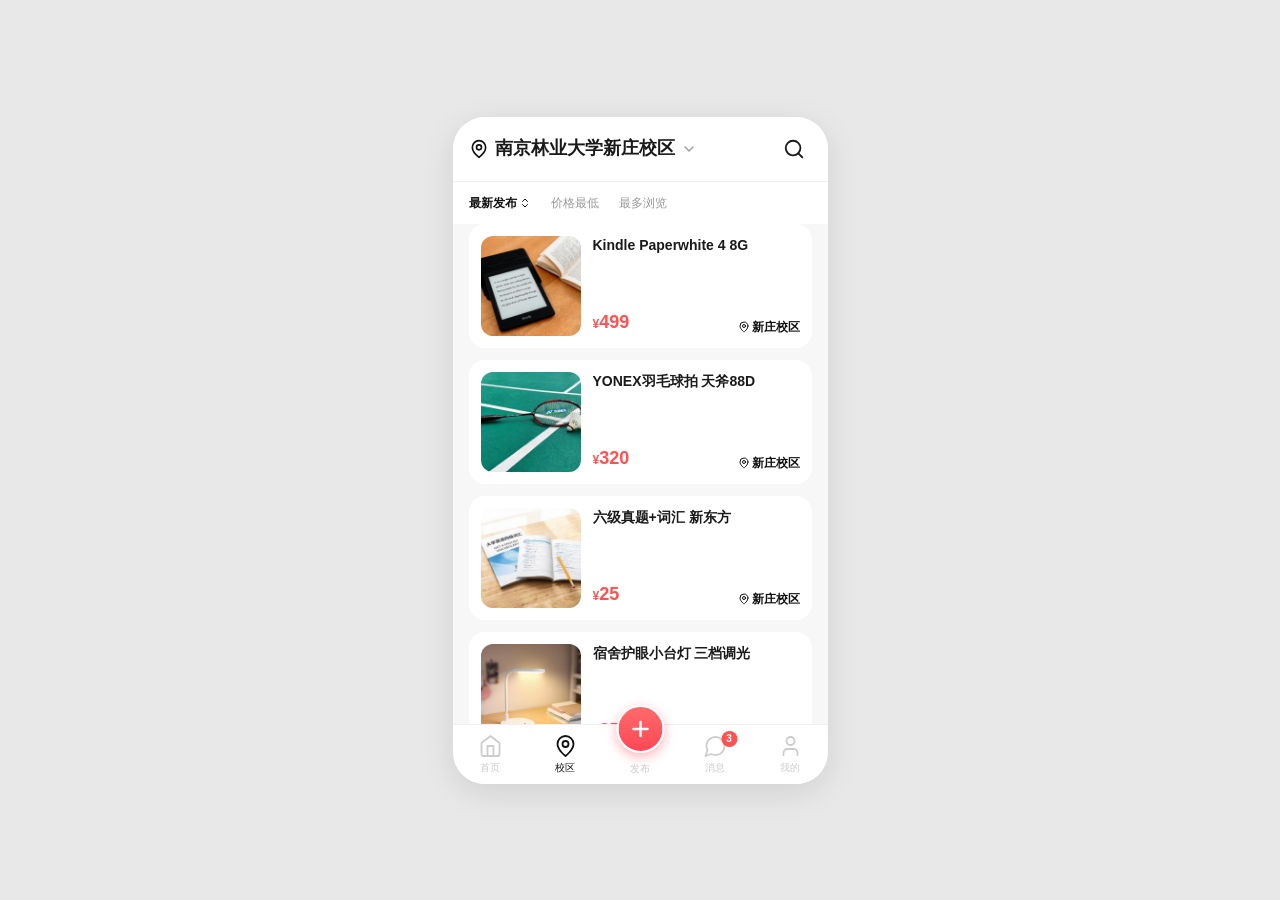
<file: campus.html>
<!DOCTYPE html>
<html lang="zh-CN">
<head>
  <meta charset="UTF-8">
  <meta name="viewport" content="width=device-width, initial-scale=1.0, maximum-scale=1.0, user-scalable=no">
  <title>校园集市 · 校区</title>
  <link rel="stylesheet" href="styles.css">
  <style>
    /* 顶部定位栏 */
    .campus-top {
      position: sticky;
      top: 0;
      z-index: 50;
      background: var(--surface);
      border-bottom: 1px solid var(--border);
      padding: 14px 16px;
    }
    .campus-loc-bar {
      display: flex;
      align-items: center;
      justify-content: space-between;
    }
    .campus-loc {
      display: flex;
      align-items: center;
      gap: 6px;
      font-size: 18px;
      font-weight: 700;
      color: var(--text);
    }
    .campus-loc svg { width: 20px; height: 20px; color: var(--primary); }
    .campus-loc .arrow { width: 16px; height: 16px; color: var(--text-sub); }
    .icon-btn {
      width: 36px; height: 36px;
      display: flex; align-items: center; justify-content: center;
      color: var(--text);
      flex-shrink: 0;
    }

    /* 排序栏 */
    .sort-bar {
      display: flex;
      gap: 20px;
      padding: 12px 16px;
      background: var(--surface);
    }
    .sort-item {
      font-size: 12px;
      color: var(--text-sub);
      cursor: pointer;
      transition: color 0.15s, font-weight 0.15s;
      display: flex;
      align-items: center;
      gap: 2px;
    }
    .sort-item svg { width: 12px; height: 12px; }
    .sort-item--active {
      color: var(--primary);
      font-weight: 700;
    }

    /* 商品列表 */
    .item-list {
      padding: 0 16px 16px;
      display: flex;
      flex-direction: column;
      gap: 12px;
    }
    .campus-item {
      display: flex;
      gap: 12px;
      background: var(--surface);
      border-radius: var(--radius-lg);
      padding: 12px;
      transition: transform 0.15s;
    }
    .campus-item:active { transform: scale(0.98); }
    .campus-item__img {
      width: 100px;
      height: 100px;
      border-radius: var(--radius-md);
      flex-shrink: 0;
      display: flex;
      align-items: center;
      justify-content: center;
      overflow: hidden;
    }
    .campus-item__img svg { width: 28px; height: 28px; opacity: 0.5; color: #FFF; }
    .campus-item__info {
      flex: 1;
      min-width: 0;
      display: flex;
      flex-direction: column;
      justify-content: space-between;
    }
    .campus-item__title {
      font-size: 14px;
      font-weight: 600;
      color: var(--text);
      line-height: 1.4;
      display: -webkit-box;
      -webkit-line-clamp: 2;
      -webkit-box-orient: vertical;
      overflow: hidden;
    }
    .campus-item__bottom {
      display: flex;
      align-items: flex-end;
      justify-content: space-between;
    }
    .campus-item__price {
      font-size: 18px;
      font-weight: 700;
      color: var(--accent);
    }
    .campus-item__price .unit { font-size: 12px; }
    .campus-item__meta {
      text-align: right;
    }
    .campus-item__area {
      font-size: 12px;
      color: var(--primary);
      font-weight: 600;
      display: flex;
      align-items: center;
      justify-content: flex-end;
      gap: 2px;
    }
    .campus-item__area svg { width: 12px; height: 12px; }
    .campus-item__loc {
      font-size: 11px;
      color: var(--text-tertiary);
      margin-top: 3px;
    }
  </style>
</head>
<body data-page="campus">
  <div class="phone-frame">

    <!-- 顶部定位栏 -->
    <div class="campus-top">
      <div class="campus-loc-bar">
        <div class="campus-loc" id="locText">
          <svg viewBox="0 0 24 24" fill="none" stroke="currentColor" stroke-width="2" stroke-linecap="round" stroke-linejoin="round"><path d="M20 10c0 6-8 12-8 12s-8-6-8-12a8 8 0 0 1 16 0Z"/><circle cx="12" cy="10" r="3"/></svg>
          <span>南京林业大学新庄校区</span>
          <svg class="arrow" viewBox="0 0 24 24" fill="none" stroke="currentColor" stroke-width="2" stroke-linecap="round" stroke-linejoin="round"><path d="m6 9 6 6 6-6"/></svg>
        </div>
        <div class="icon-btn" id="searchBtn">
          <svg viewBox="0 0 24 24" fill="none" stroke="currentColor" stroke-width="2" stroke-linecap="round" stroke-linejoin="round" width="22" height="22"><circle cx="11" cy="11" r="8"/><path d="m21 21-4.3-4.3"/></svg>
        </div>
      </div>
    </div>

    <!-- 排序栏 -->
    <div class="sort-bar">
      <div class="sort-item sort-item--active" data-sort="latest">
        最新发布
        <svg viewBox="0 0 24 24" fill="none" stroke="currentColor" stroke-width="2" stroke-linecap="round" stroke-linejoin="round"><path d="m7 15 5 5 5-5"/><path d="m7 9 5-5 5 5"/></svg>
      </div>
      <div class="sort-item" data-sort="price">价格最低</div>
      <div class="sort-item" data-sort="hot">最多浏览</div>
    </div>

    <!-- 商品列表 -->
    <main class="page-content page-enter">
      <div class="item-list" id="itemList"></div>
    </main>

    <!-- Tab Bar -->
    <nav class="tab-bar">
      <a href="index.html" data-nav="home" class="tab-item">
        <svg class="tab-icon" viewBox="0 0 24 24" fill="none" stroke="currentColor" stroke-width="1.8" stroke-linecap="round" stroke-linejoin="round"><path d="m3 9 9-7 9 7v11a2 2 0 0 1-2 2H5a2 2 0 0 1-2-2z"/><polyline points="9 22 9 12 15 12 15 22"/></svg>
        <span class="tab-label">首页</span>
      </a>
      <a href="campus.html" data-nav="campus" class="tab-item">
        <svg class="tab-icon" viewBox="0 0 24 24" fill="none" stroke="currentColor" stroke-width="1.8" stroke-linecap="round" stroke-linejoin="round"><path d="M20 10c0 6-8 12-8 12s-8-6-8-12a8 8 0 0 1 16 0Z"/><circle cx="12" cy="10" r="3"/></svg>
        <span class="tab-label">校区</span>
      </a>
      <a href="publish.html" data-nav="publish" class="tab-item tab-item--publish">
        <div class="tab-publish-btn">
          <svg viewBox="0 0 24 24" fill="none" stroke="#FFFFFF" stroke-width="2.5" stroke-linecap="round" stroke-linejoin="round"><path d="M12 5v14"/><path d="M5 12h14"/></svg>
        </div>
        <span class="tab-label">发布</span>
      </a>
      <a href="messages.html" data-nav="messages" class="tab-item">
        <svg class="tab-icon" viewBox="0 0 24 24" fill="none" stroke="currentColor" stroke-width="1.8" stroke-linecap="round" stroke-linejoin="round"><path d="M7.9 20A9 9 0 1 0 4 16.1L2 22Z"/></svg>
        <span class="tab-label">消息</span>
        <span class="tab-badge">3</span>
      </a>
      <a href="profile.html" data-nav="profile" class="tab-item">
        <svg class="tab-icon" viewBox="0 0 24 24" fill="none" stroke="currentColor" stroke-width="1.8" stroke-linecap="round" stroke-linejoin="round"><path d="M19 21v-2a4 4 0 0 0-4-4H9a4 4 0 0 0-4 4v2"/><circle cx="12" cy="7" r="4"/></svg>
        <span class="tab-label">我的</span>
      </a>
    </nav>
  </div>

  <script src="mock.js"></script>
  <script src="api.js"></script>
  <script>
    // 校区商品数据
    var campusItems = [
      { id: 1, title: 'iPad Air 5 64G WiFi版 深空灰', price: 2800, campus: '新庄校区', image: 'assets/images/item-02-ipad.jpg', gradClass: '', category: '数码', views: 342 },
      { id: 2, title: '高等数学同济第八版 几乎全新', price: 15, campus: '新庄校区', image: 'assets/images/item-01-math-book.jpg', gradClass: '', category: '教材', views: 128 },
      { id: 3, title: '罗技G304无线鼠标 黑色 95新', price: 139, campus: '新庄校区', image: 'assets/images/item-202-mouse.jpg', gradClass: '', category: '数码', views: 245 },
      { id: 4, title: '优衣库羽绒服 男款L码 穿过两次', price: 299, campus: '新庄校区', image: 'assets/images/item-08-jacket.jpg', gradClass: '', category: '服饰', views: 189 },
      { id: 5, title: '宿舍护眼小台灯 三档调光', price: 25, campus: '新庄校区', image: 'assets/images/item-04-lamp.jpg', gradClass: '', category: '生活', views: 98 },
      { id: 6, title: '六级真题+词汇 新东方', price: 25, campus: '新庄校区', image: 'assets/images/item-06-vocab.jpg', gradClass: '', category: '教材', views: 156 },
      { id: 7, title: 'YONEX羽毛球拍 天斧88D', price: 320, campus: '新庄校区', image: 'assets/images/item-05-racket.jpg', gradClass: '', category: '运动', views: 201 },
      { id: 8, title: 'Kindle Paperwhite 4 8G', price: 499, campus: '新庄校区', image: 'assets/images/item-09-kindle.jpg', gradClass: '', category: '数码', views: 312 },
    ];

    function esc(str) {
      return String(str).replace(/&/g, '&amp;').replace(/</g, '&lt;').replace(/>/g, '&gt;').replace(/"/g, '&quot;');
    }

    function getCategoryIcon(cat) {
      var icons = {
        '数码': '<svg viewBox="0 0 24 24" fill="none" stroke="currentColor" stroke-width="1.5" stroke-linecap="round" stroke-linejoin="round"><rect width="20" height="14" x="2" y="3" rx="2"/><path d="M8 21h8"/><path d="M12 17v4"/></svg>',
        '书籍': '<svg viewBox="0 0 24 24" fill="none" stroke="currentColor" stroke-width="1.5" stroke-linecap="round" stroke-linejoin="round"><path d="M4 19.5v-15A2.5 2.5 0 0 1 6.5 2H20v20H6.5a2.5 2.5 0 0 1 0-5H20"/></svg>',
        '服饰': '<svg viewBox="0 0 24 24" fill="none" stroke="currentColor" stroke-width="1.5" stroke-linecap="round" stroke-linejoin="round"><path d="M20.38 3.46 16 2a4 4 0 0 1-8 0L3.62 3.46a2 2 0 0 0-1.34 2.23l.58 3.47a1 1 0 0 0 .99.84H6v10c0 1.1.9 2 2 2h8a2 2 0 0 0 2-2V10h2.15a1 1 0 0 0 .99-.84l.58-3.47a2 2 0 0 0-1.34-2.23z"/></svg>',
        '生活用品': '<svg viewBox="0 0 24 24" fill="none" stroke="currentColor" stroke-width="1.5" stroke-linecap="round" stroke-linejoin="round"><path d="M3 9h18v10a2 2 0 0 1-2 2H5a2 2 0 0 1-2-2V9Z"/><path d="M3 9V5a2 2 0 0 1 2-2h14a2 2 0 0 1 2 2v4"/><path d="M3 9h18"/><path d="M10 22V9"/></svg>',
      };
      return icons[cat] || icons['数码'];
    }

    var currentSort = 'latest';

    function renderItems() {
      var list = document.getElementById('itemList');
      var items = campusItems.slice();

      // 排序
      if (currentSort === 'price') {
        items.sort(function(a, b) { return a.price - b.price; });
      } else if (currentSort === 'hot') {
        items.sort(function(a, b) { return b.views - a.views; });
      } else {
        items.sort(function(a, b) { return b.id - a.id; });
      }

      var html = '';
      for (var i = 0; i < items.length; i++) {
        var item = items[i];
        var imgStyle = item.image ? 'background-image:url(' + item.image + ');background-size:cover;background-position:center;' : '';
        html += '<a href="detail.html?id=' + item.id + '" class="campus-item">'
          + '<div class="campus-item__img ' + item.gradClass + '" style="' + imgStyle + '">'
          + (item.image ? '' : getCategoryIcon(item.category))
          + '</div>'
          + '<div class="campus-item__info">'
          + '<div class="campus-item__title">' + esc(item.title) + '</div>'
          + '<div class="campus-item__bottom">'
          + '<div class="campus-item__price"><span class="unit">¥</span>' + item.price + '</div>'
          + '<div class="campus-item__meta">'
          + '<div class="campus-item__area">'
          + '<svg viewBox="0 0 24 24" fill="none" stroke="currentColor" stroke-width="2" stroke-linecap="round" stroke-linejoin="round"><path d="M20 10c0 6-8 12-8 12s-8-6-8-12a8 8 0 0 1 16 0Z"/><circle cx="12" cy="10" r="3"/></svg>'
          + esc(item.campus)
          + '</div>'
          + '</div>'
          + '</div>'
          + '</div>'
          + '</a>';
      }
      list.innerHTML = html;
    }

    // 初始渲染
    renderItems();

    // 排序
    var sortItems = document.querySelectorAll('.sort-item');
    sortItems.forEach(function(item) {
      item.addEventListener('click', function() {
        sortItems.forEach(function(s) { s.classList.remove('sort-item--active'); });
        this.classList.add('sort-item--active');
        currentSort = this.getAttribute('data-sort');
        renderItems();
      });
    });
  </script>
</body>
</html>
</file>
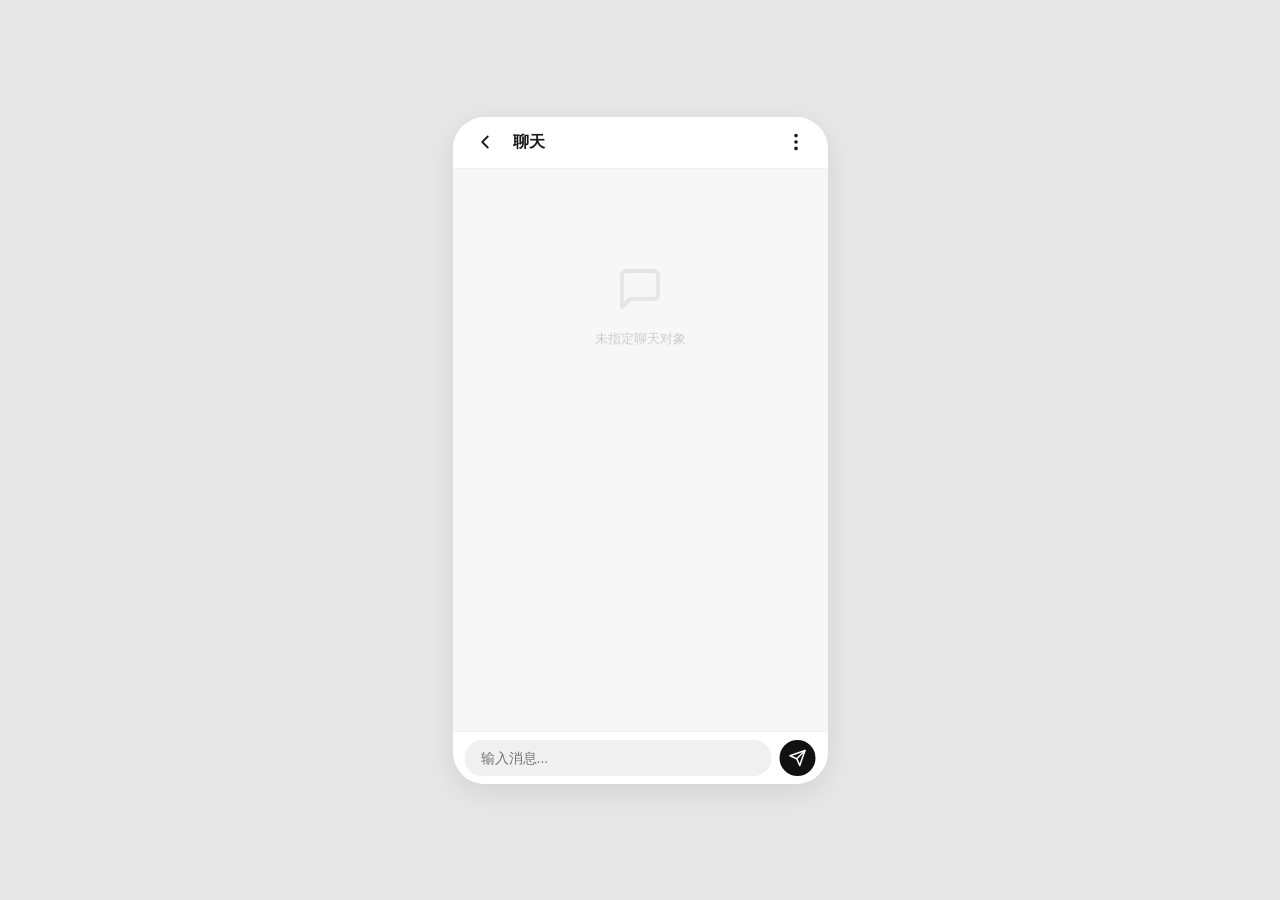
<file: chat.html>
<!DOCTYPE html>
<html lang="zh-CN">
<head>
  <meta charset="UTF-8">
  <meta name="viewport" content="width=device-width, initial-scale=1.0, maximum-scale=1.0, user-scalable=no, viewport-fit=cover">
  <title>聊天 - 校园二手交易平台</title>
  <link rel="stylesheet" href="styles.css">
  <style>
    /* ===== 聊天气泡及聊天组件样式（设计规范提供） ===== */
    .chat-messages { padding: 16px; display: flex; flex-direction: column; gap: 8px; }
    .chat-time { text-align: center; font-size: 11px; color: var(--text-tertiary); margin: 8px 0; }
    .chat-msg { display: flex; gap: 8px; align-items: flex-start; }
    .chat-msg--me { flex-direction: row-reverse; }
    .chat-bubble { max-width: 70%; padding: 10px 14px; border-radius: var(--radius-lg); font-size: 14px; line-height: 1.5; word-break: break-word; }
    .chat-msg:not(.chat-msg--me) .chat-bubble { background: var(--surface); color: var(--text); border-bottom-left-radius: 4px; box-shadow: var(--shadow-sm); }
    .chat-msg--me .chat-bubble { background: var(--primary); color: #FFF; border-bottom-right-radius: 4px; }
    .chat-item-card { display: flex; align-items: center; gap: 10px; padding: 10px 16px; background: var(--surface); border-bottom: 1px solid var(--border); }
    .chat-item-card__img { width: 48px; height: 48px; border-radius: var(--radius-md); display: flex; align-items: center; justify-content: center; flex-shrink: 0; }
    .chat-item-card__img svg { width: 24px; height: 24px; opacity: 0.5; color: #FFF; }
    .chat-input-bar { position: fixed; bottom: 0; left: 50%; transform: translateX(-50%); width: 100%; max-width: 375px; background: var(--surface); border-top: 1px solid var(--border); padding: 8px 12px; display: flex; gap: 8px; align-items: center; z-index: 100; padding-bottom: calc(8px + env(safe-area-inset-bottom, 0px)); }
    .chat-input-bar input { flex: 1; height: 36px; background: #F0F0F0; border-radius: var(--radius-full); padding: 0 16px; font-size: 14px; }
    .chat-send-btn { width: 36px; height: 36px; border-radius: var(--radius-full); background: var(--primary); color: #FFF; display: flex; align-items: center; justify-content: center; flex-shrink: 0; cursor: pointer; transition: transform 0.15s; }
    .chat-send-btn:active { transform: scale(0.92); }
    .chat-send-btn:disabled { opacity: 0.4; }

    /* ===== 页面布局覆盖 ===== */
    /* 消息区域占据剩余高度并可滚动，底部留出输入栏空间 */
    .chat-messages {
      flex: 1;
      overflow-y: auto;
      -webkit-overflow-scrolling: touch;
      padding-bottom: 64px;
    }
    /* 桌面端：输入栏相对于手机框架定位 */
    @media (min-width: 376px) {
      .chat-input-bar { position: absolute; }
    }
    /* 时间戳字号修正为 12px */
    .chat-time { font-size: 12px; }

    /* ===== 商品信息卡片补充样式 ===== */
    .chat-item-card__img { width: 60px; height: 60px; }
    .chat-item-card__img svg { width: 28px; height: 28px; }
    .chat-item-card__body { flex: 1; min-width: 0; }
    .chat-item-card__title {
      font-size: 14px;
      color: var(--text);
      line-height: 1.4;
      margin-bottom: 4px;
    }
    .chat-item-card__price {
      font-size: 15px;
      font-weight: 700;
      color: var(--accent);
    }
    .chat-item-card__price .price-symbol { font-size: 11px; }
    .chat-item-card__link {
      font-size: 13px;
      color: var(--text-sub);
      flex-shrink: 0;
      padding: 6px 14px;
      border: 1px solid var(--border);
      border-radius: var(--radius-full);
      transition: background 0.15s;
    }
    .chat-item-card__link:active { background: #FAFAFA; }

    /* ===== 聊天骨架屏 ===== */
    .chat-skeleton { display: flex; gap: 8px; align-items: flex-start; }
    .chat-skeleton--me { flex-direction: row-reverse; }
    .chat-skeleton .sk-avatar {
      width: 32px;
      height: 32px;
      border-radius: var(--radius-full);
      flex-shrink: 0;
    }
    .chat-skeleton .sk-bubble {
      height: 36px;
      width: 130px;
      border-radius: var(--radius-lg);
    }
  </style>
</head>
<body data-page="chat">
  <div class="phone-frame">
    <header class="page-header">
      <button class="back-btn" id="back-btn" onclick="history.back()" aria-label="返回"></button>
      <span class="page-title" id="peer-name">聊天</span>
      <button class="back-btn" id="more-btn" aria-label="更多"></button>
    </header>
    <div id="item-card-wrapper"></div>
    <div class="chat-messages" id="chat-messages"></div>
    <div class="chat-input-bar">
      <input type="text" id="chat-input" placeholder="输入消息..." autocomplete="off">
      <button class="chat-send-btn" id="send-btn" aria-label="发送"></button>
    </div>
  </div>
  <script src="mock.js"></script>
  <script src="api.js"></script>
  <script src="icons.js"></script>
  <script>
    (function () {
      var params = new URLSearchParams(window.location.search);
      var peerId = parseInt(params.get('peerId'), 10);

      var peerNameEl = document.getElementById('peer-name');
      var itemCardWrapper = document.getElementById('item-card-wrapper');
      var chatMessages = document.getElementById('chat-messages');
      var chatInput = document.getElementById('chat-input');
      var sendBtn = document.getElementById('send-btn');

      /* 注入按钮图标 */
      document.getElementById('back-btn').innerHTML = icon('chevronLeft', 22);
      document.getElementById('more-btn').innerHTML = icon('more', 22);
      sendBtn.innerHTML = icon('send', 18);

      function escapeHtml(str) {
        var div = document.createElement('div');
        div.textContent = str;
        return div.innerHTML;
      }

      function scrollToBottom() {
        chatMessages.scrollTop = chatMessages.scrollHeight;
      }

      /* 渲染骨架屏 */
      function renderSkeleton() {
        var html = '';
        for (var i = 0; i < 5; i++) {
          if (i % 2 === 0) {
            html += '<div class="chat-skeleton">' +
              '<div class="skeleton sk-avatar"></div>' +
              '<div class="skeleton sk-bubble"></div>' +
            '</div>';
          } else {
            html += '<div class="chat-skeleton chat-skeleton--me">' +
              '<div class="skeleton sk-bubble"></div>' +
            '</div>';
          }
        }
        chatMessages.innerHTML = html;
      }

      /* 渲染商品信息卡片 */
      function renderItemCard(item) {
        if (!item) return '';
        var imgSrc = item.imageUrl || '';
        var cardBg = imgSrc ? '' : item.gradClass;
        var cardStyle = imgSrc ? 'background-image:url(' + imgSrc + ');background-size:cover;background-position:center;' : '';
        return '<div class="chat-item-card">' +
          '<div class="chat-item-card__img ' + cardBg + '" style="' + cardStyle + '">' + (imgSrc ? '' : getCategoryIcon(item.category)) + '</div>' +
          '<div class="chat-item-card__body">' +
            '<div class="chat-item-card__title truncate">' + escapeHtml(item.title) + '</div>' +
            '<div class="chat-item-card__price"><span class="price-symbol">¥</span>' + item.price + '</div>' +
          '</div>' +
          '<a href="detail.html?id=' + item.id + '" class="chat-item-card__link">查看</a>' +
        '</div>';
      }

      /* 提取时间分组 key，用于控制时间戳显示频率 */
      function getTimeKey(timeStr) {
        if (!timeStr) return '';
        if (timeStr.indexOf('昨天') !== -1) return '昨天';
        if (timeStr.indexOf('前天') !== -1) return '前天';
        var match = String(timeStr).match(/(\d+):/);
        if (match) return match[1] + ':00';
        return timeStr;
      }

      /* 渲染聊天消息 */
      function renderMessages(messages, peerGradient, peerText) {
        if (!messages || messages.length === 0) {
          chatMessages.innerHTML = '<div class="empty-state">' +
            icon('messageSquare', 48) +
            '<p>开始聊天吧</p>' +
          '</div>';
          return;
        }
        var html = '';
        var lastTimeKey = null;
        messages.forEach(function (msg) {
          var timeKey = getTimeKey(msg.time);
          if (timeKey !== lastTimeKey) {
            html += '<div class="chat-time">' + escapeHtml(msg.time) + '</div>';
            lastTimeKey = timeKey;
          }
          if (msg.fromMe) {
            html += '<div class="chat-msg chat-msg--me">' +
              '<div class="chat-bubble">' + escapeHtml(msg.text) + '</div>' +
            '</div>';
          } else {
            html += '<div class="chat-msg">' +
              '<div class="avatar avatar--sm" style="background:' + peerGradient + ';">' + escapeHtml(peerText) + '</div>' +
              '<div class="chat-bubble">' + escapeHtml(msg.text) + '</div>' +
            '</div>';
          }
        });
        chatMessages.innerHTML = html;
      }

      /* 发送消息 */
      function handleSend() {
        var text = chatInput.value.trim();
        if (!text) return;
        var msgHtml = '<div class="chat-msg chat-msg--me">' +
          '<div class="chat-bubble">' + escapeHtml(text) + '</div>' +
        '</div>';
        chatMessages.insertAdjacentHTML('beforeend', msgHtml);
        chatInput.value = '';
        scrollToBottom();
        // 调用 API，不等待返回
        sendMessage(peerId, text);
      }

      sendBtn.addEventListener('click', handleSend);
      chatInput.addEventListener('keydown', function (e) {
        if (e.key === 'Enter') {
          e.preventDefault();
          handleSend();
        }
      });

      /* 更多按钮 */
      document.getElementById('more-btn').addEventListener('click', function () {
        showToast('更多功能开发中');
      });

      /* 未指定聊天对象 */
      if (!peerId) {
        peerNameEl.textContent = '聊天';
        chatMessages.innerHTML = '<div class="empty-state">' +
          icon('messageSquare', 48) +
          '<p>未指定聊天对象</p>' +
        '</div>';
        return;
      }

      /* 加载骨架屏 */
      renderSkeleton();

      /* 调用 API 加载聊天数据 */
      fetchChat(peerId).then(function (res) {
        if (res.code === 0 && res.data) {
          var data = res.data;
          peerNameEl.textContent = data.peerName || '聊天';
          itemCardWrapper.innerHTML = renderItemCard(data.item);
          renderMessages(data.messages, data.peerGradient, data.peerText);
          // 渲染完成后滚动到底部
          requestAnimationFrame(function () {
            scrollToBottom();
          });
        } else {
          chatMessages.innerHTML = '<div class="empty-state">' +
            icon('messageSquare', 48) +
            '<p>加载失败，请稍后重试</p>' +
          '</div>';
        }
      }).catch(function () {
        chatMessages.innerHTML = '<div class="empty-state">' +
          icon('messageSquare', 48) +
          '<p>网络异常，请稍后重试</p>' +
        '</div>';
      });
    })();
  </script>
</body>
</html>
</file>
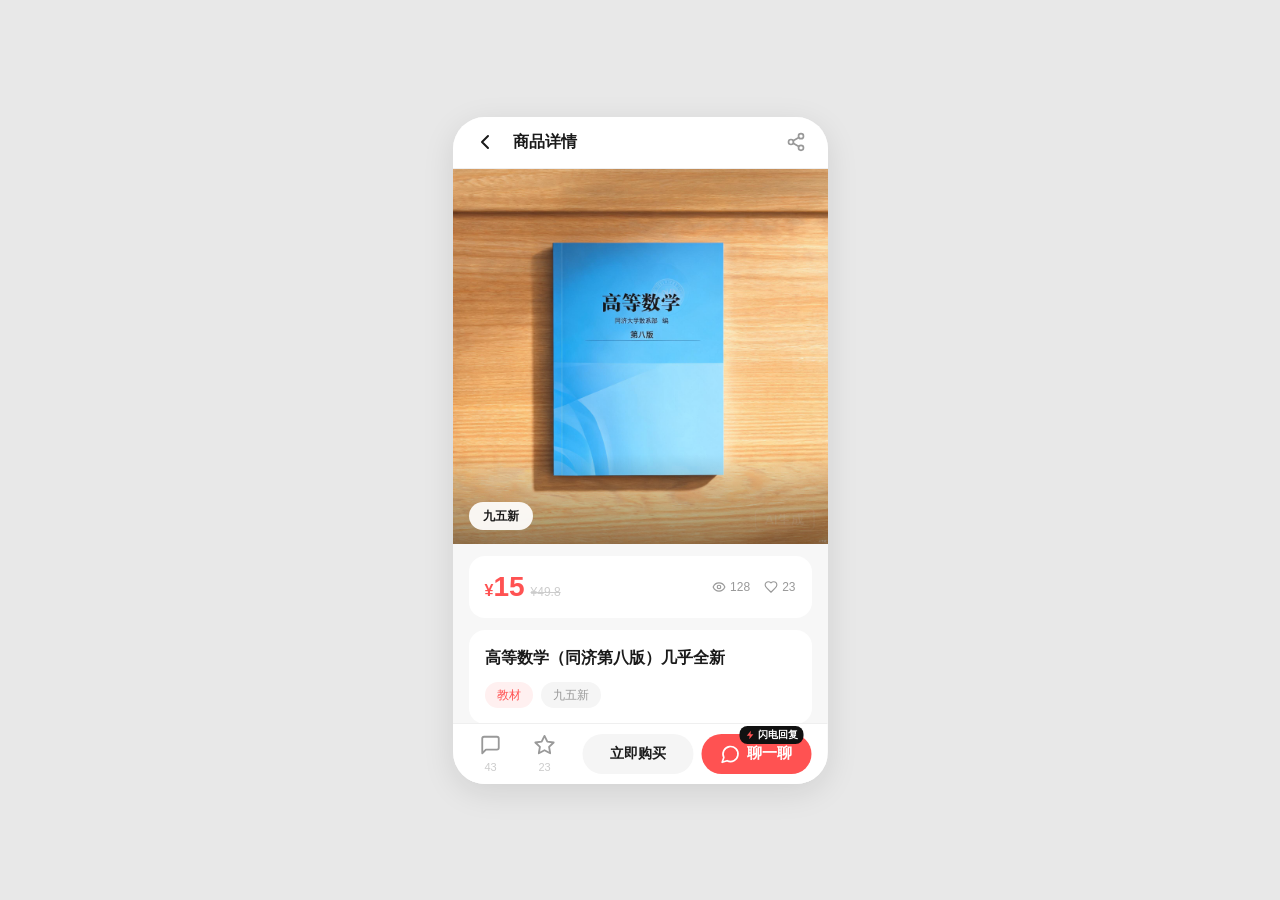
<file: detail.html>
<!DOCTYPE html>
<html lang="zh-CN">
<head>
  <meta charset="UTF-8">
  <meta name="viewport" content="width=device-width, initial-scale=1.0, maximum-scale=1.0, user-scalable=no">
  <title>商品详情</title>
  <link rel="stylesheet" href="styles.css">
  <style>
    /* 页面特有布局，视觉值均引用 styles.css 的 CSS 变量 */
    .detail-main { padding-bottom: 84px; }

    /* 大图区域 */
    .detail-hero {
      position: relative;
      aspect-ratio: 1 / 1;
      display: flex;
      align-items: center;
      justify-content: center;
      overflow: hidden;
    }
    .detail-hero > svg {
      width: 64px; height: 64px;
      opacity: 0.55;
      color: #FFF;
    }
    .detail-hero__overlay {
      position: absolute;
      bottom: 0; left: 0; right: 0;
      height: 90px;
      background: linear-gradient(to top, rgba(0,0,0,0.4), transparent);
      display: flex;
      align-items: flex-end;
      padding: 0 16px 14px;
    }
    .detail-hero__badge {
      background: rgba(255,255,255,0.92);
      color: var(--text);
      font-size: 12px;
      font-weight: 600;
      padding: 5px 14px;
      border-radius: var(--radius-full);
      backdrop-filter: blur(8px);
    }

    /* 详情卡片通用 */
    .detail-card {
      background: var(--surface);
      border-radius: var(--radius-lg);
      margin: 12px 16px 0;
      padding: 16px;
    }

    /* 价格区域 */
    .price-row {
      display: flex;
      align-items: flex-start;
      justify-content: space-between;
    }
    .price-main {
      font-size: 28px;
      font-weight: 700;
      color: var(--accent);
      line-height: 1.1;
    }
    .price-main .symbol { font-size: 16px; }
    .price-original-line {
      font-size: 12px;
      color: var(--text-tertiary);
      text-decoration: line-through;
      margin-left: 6px;
    }
    .detail-stats { display: flex; gap: 14px; padding-top: 6px; }
    .detail-stat {
      display: flex;
      align-items: center;
      gap: 4px;
      font-size: 12px;
      color: var(--text-sub);
    }
    .detail-stat svg { width: 14px; height: 14px; }

    /* 标题与标签 */
    .detail-title {
      font-size: 16px;
      font-weight: 600;
      line-height: 1.5;
      color: var(--text);
    }
    .tag-row { display: flex; gap: 8px; margin-top: 12px; flex-wrap: wrap; }
    .tag-row .tag { height: 26px; padding: 0 12px; font-size: 12px; }

    /* 描述 */
    .desc-title {
      font-size: 14px;
      font-weight: 700;
      color: var(--text);
      margin-bottom: 10px;
    }
    .desc-text {
      font-size: 14px;
      line-height: 1.8;
      color: var(--text);
      white-space: pre-wrap;
      word-break: break-word;
    }

    /* 卖家卡片 */
    .seller-card {
      display: flex;
      align-items: center;
      gap: 12px;
    }
    .seller-info { flex: 1; min-width: 0; }
    .seller-name { font-size: 14px; font-weight: 600; color: var(--text); }
    .seller-sub { font-size: 12px; color: var(--text-sub); margin-top: 3px; }
    .seller-credit {
      display: flex;
      gap: 12px;
      margin-top: 6px;
      font-size: 11px;
      color: var(--text-tertiary);
    }
    .seller-credit .credit-item { display: flex; align-items: center; gap: 3px; }
    .seller-credit svg { width: 12px; height: 12px; color: var(--warning); }

    /* 相关推荐 */
    .related-wrap { padding: 20px 0 8px; }
    .related-title {
      font-size: 15px;
      font-weight: 700;
      padding: 0 16px;
      margin-bottom: 12px;
    }
    .related-list { padding: 0 16px; }
    .related-card {
      width: 116px;
      flex-shrink: 0;
      display: block;
    }
    .related-card__img {
      width: 100%;
      aspect-ratio: 1 / 1;
      border-radius: var(--radius-md);
      display: flex;
      align-items: center;
      justify-content: center;
      overflow: hidden;
    }
    .related-card__img svg { width: 28px; height: 28px; opacity: 0.5; color: #FFF; }
    .related-card__title {
      font-size: 12px;
      line-height: 1.4;
      display: -webkit-box;
      -webkit-line-clamp: 1;
      -webkit-box-orient: vertical;
      overflow: hidden;
      margin-top: 6px;
      color: var(--text);
    }
    .related-card__price {
      font-size: 13px;
      font-weight: 700;
      color: var(--accent);
      margin-top: 3px;
    }
    .related-card__price .unit { font-size: 10px; }

    /* 底部操作栏 - 闲鱼风格 */
    .detail-action-bar {
      position: fixed;
      bottom: 0;
      left: 50%;
      transform: translateX(-50%);
      width: 100%;
      max-width: 375px;
      background: var(--surface);
      border-top: 1px solid var(--border);
      display: flex;
      align-items: center;
      gap: 10px;
      padding: 10px 16px calc(10px + env(safe-area-inset-bottom, 0px));
      z-index: 200;
    }
    .action-icon-btn {
      display: flex;
      flex-direction: column;
      align-items: center;
      gap: 2px;
      color: var(--text-sub);
      min-width: 44px;
      flex-shrink: 0;
    }
    .action-icon-btn svg { width: 22px; height: 22px; }
    .action-icon-btn .action-count { font-size: 11px; color: var(--text-tertiary); }
    .action-icon-btn.is-fav { color: var(--accent); }

    .action-btn-group {
      display: flex;
      gap: 8px;
      flex: 1;
      margin-left: 6px;
    }
    .btn-buy {
      flex: 1;
      height: 40px;
      border-radius: 20px;
      background: #F5F5F5;
      color: var(--text);
      font-size: 14px;
      font-weight: 600;
      border: none;
      display: flex;
      align-items: center;
      justify-content: center;
    }
    .btn-chat {
      flex: 1;
      height: 40px;
      border-radius: 20px;
      background: var(--accent);
      color: #FFF;
      font-size: 15px;
      font-weight: 700;
      border: none;
      display: flex;
      align-items: center;
      justify-content: center;
      gap: 6px;
      position: relative;
    }
    .btn-chat svg { width: 20px; height: 20px; }
    .flash-badge {
      position: absolute;
      top: -8px;
      right: 8px;
      background: var(--primary);
      color: #FFF;
      font-size: 10px;
      font-weight: 600;
      padding: 2px 6px;
      border-radius: 8px;
      white-space: nowrap;
      display: flex;
      align-items: center;
      gap: 2px;
    }
    .flash-badge svg { width: 10px; height: 10px; color: var(--accent); }

    /* skeleton */
    .skel-hero { width: 100%; aspect-ratio: 1 / 1; }
    .skel-card-block { height: 80px; margin: 12px 16px 0; border-radius: var(--radius-lg); }
    .skel-line { height: 14px; border-radius: var(--radius-sm); margin-bottom: 10px; }
    .skel-line--w70 { width: 70%; }
    .skel-line--w50 { width: 50%; }
    .skel-line--w40 { width: 40%; }

    .not-found {
      padding: 80px 32px;
      text-align: center;
      color: var(--text-sub);
    }
    .not-found svg { width: 48px; height: 48px; margin-bottom: 16px; opacity: 0.4; }
    .not-found p { font-size: 14px; margin-bottom: 16px; }

    /* Desktop: action bar absolute within phone-frame */
    @media (min-width: 376px) {
      .detail-action-bar { position: absolute; }
    }
  </style>
</head>
<body data-page="detail">
  <div class="phone-frame">

    <!-- 页面头部 -->
    <header class="page-header">
      <button class="back-btn" id="backBtn" aria-label="返回"></button>
      <div class="page-title">商品详情</div>
      <button class="header-action" id="shareBtn" aria-label="分享" style="display:flex;align-items:center;justify-content:center;width:32px;height:32px;"></button>
    </header>

    <main class="page-content detail-main page-enter" id="detailMain">
      <!-- 内容由 JS 渲染 -->
    </main>

    <!-- 底部操作栏 -->
    <div class="detail-action-bar" id="actionBar" style="display:none;">
      <button class="action-icon-btn" id="commentBtn">
        <span class="action-icon" id="commentIcon"></span>
        <span class="action-count" id="commentCount">0</span>
      </button>
      <button class="action-icon-btn" id="favBtn">
        <span class="action-icon" id="favIcon"></span>
        <span class="action-count" id="favCount">0</span>
      </button>
      <div class="action-btn-group">
        <button class="btn-buy" id="buyBtn">立即购买</button>
        <button class="btn-chat" id="chatBtn">
          <span class="flash-badge">
            <svg viewBox="0 0 24 24" fill="currentColor" stroke="none"><path d="M13 2 3 14h7l-1 8 10-12h-7l1-8z"/></svg>
            闪电回复
          </span>
          <svg viewBox="0 0 24 24" fill="none" stroke="currentColor" stroke-width="2" stroke-linecap="round" stroke-linejoin="round"><path d="M7.9 20A9 9 0 1 0 4 16.1L2 22Z"/></svg>
          聊一聊
        </button>
      </div>
    </div>
  </div>

  <script src="mock.js"></script>
  <script src="api.js"></script>
  <script src="icons.js"></script>
  <script>
    /* ===== 静态图标 ===== */
    document.getElementById('backBtn').innerHTML = icon('chevronLeft', 24);
    document.getElementById('shareBtn').innerHTML = icon('share', 20);
    document.getElementById('commentIcon').innerHTML = icon('messageSquare', 22);
    document.getElementById('favIcon').innerHTML = icon('star', 22);

    /* ===== URL 参数 ===== */
    function getQueryParam(name) {
      var match = RegExp('[?&]' + name + '=([^&]*)').exec(window.location.search);
      return match ? decodeURIComponent(match[1].replace(/\+/g, ' ')) : '';
    }
    var itemId = parseInt(getQueryParam('id'), 10) || 1;

    /* ===== 状态 ===== */
    var detailData = null;
    var isFavorited = false;

    /* ===== 骨架屏 ===== */
    function renderSkeleton() {
      var main = document.getElementById('detailMain');
      var html = '<div class="skel-hero skeleton"></div>';
      html += '<div class="skel-card-block skeleton" style="padding:16px;height:auto;">';
      html += '<div class="skel-line skel-line--w50 skeleton" style="height:24px;"></div>';
      html += '<div class="skel-line skel-line--w70 skeleton"></div>';
      html += '</div>';
      html += '<div class="skel-card-block skeleton" style="padding:16px;height:auto;">';
      html += '<div class="skel-line skel-line--w40 skeleton" style="height:16px;"></div>';
      html += '<div class="skel-line skeleton"></div>';
      html += '<div class="skel-line skel-line--w70 skeleton"></div>';
      html += '</div>';
      html += '<div class="skel-card-block skeleton" style="padding:16px;height:auto;">';
      html += '<div class="skel-line skel-line--w40 skeleton" style="height:16px;"></div>';
      html += '<div class="skel-line skeleton"></div>';
      html += '</div>';
      main.innerHTML = html;
    }

    /* ===== 未找到 ===== */
    function renderNotFound() {
      var main = document.getElementById('detailMain');
      main.innerHTML = '<div class="not-found">'
        + icon('packageX', 48)
        + '<p>商品不存在或已下架</p>'
        + '<a href="index.html" class="btn btn--secondary btn--sm">返回首页</a>'
        + '</div>';
    }

    /* ===== 转义 ===== */
    function esc(str) {
      return String(str).replace(/&/g, '&amp;').replace(/</g, '&lt;').replace(/>/g, '&gt;').replace(/"/g, '&quot;');
    }

    /* ===== 渲染详情 ===== */
    function renderDetail(data) {
      var item = data.item;
      var seller = data.seller;
      var related = data.relatedItems || [];
      var main = document.getElementById('detailMain');

      var html = '';

      /* 大图区域 */
      var imgSrc = item.imageUrl || '';
      var heroBg = imgSrc ? '' : item.gradClass;
      var heroStyle = imgSrc ? 'background-image:url(' + imgSrc + ');background-size:cover;background-position:center;' : '';
      html += '<div class="detail-hero ' + heroBg + '" style="' + heroStyle + '">'
        + (imgSrc ? '' : getCategoryIcon(item.category))
        + '<div class="detail-hero__overlay">'
        + '<span class="detail-hero__badge">' + esc(item.condition) + '</span>'
        + '</div>'
        + '</div>';

      /* 价格区域 */
      html += '<div class="detail-card">'
        + '<div class="price-row">'
        + '<div>'
        + '<span class="price-main"><span class="symbol">¥</span>' + item.price + '</span>'
        + '<span class="price-original-line">¥' + item.originalPrice + '</span>'
        + '</div>'
        + '<div class="detail-stats">'
        + '<span class="detail-stat">' + icon('eye', 14) + item.views + '</span>'
        + '<span class="detail-stat">' + icon('heart', 14) + item.likes + '</span>'
        + '</div>'
        + '</div>'
        + '</div>';

      /* 标题与标签 */
      html += '<div class="detail-card">'
        + '<h1 class="detail-title">' + esc(item.title) + '</h1>'
        + '<div class="tag-row">'
        + '<span class="tag tag--accent">' + esc(item.category) + '</span>'
        + '<span class="tag">' + esc(item.condition) + '</span>'
        + '</div>'
        + '</div>';

      /* 商品描述 */
      html += '<div class="detail-card">'
        + '<div class="desc-title">商品描述</div>'
        + '<p class="desc-text">' + esc(item.description) + '</p>'
        + '</div>';

      /* 卖家信息 */
      if (seller) {
        html += '<div class="detail-card seller-card">'
          + '<div class="avatar avatar--md" style="background:' + seller.avatarGradient + ';">' + esc(seller.avatarText) + '</div>'
          + '<div class="seller-info">'
          + '<div class="seller-name">' + esc(seller.name) + '</div>'
          + '<div class="seller-sub">' + esc(seller.major) + ' · ' + esc(seller.year) + '</div>'
          + '<div class="seller-credit">'
          + '<span class="credit-item">' + icon('star', 12) + '信用 ' + seller.credit + '</span>'
          + '<span class="credit-item">已售 ' + seller.sold + '</span>'
          + '</div>'
          + '</div>'
          + '<button class="btn btn--sm btn--secondary" data-peer="' + seller.id + '" id="sellerFollowBtn">+ 关注</button>'
          + '</div>';
      }

      /* 相关推荐 */
      if (related.length) {
        html += '<div class="related-wrap">'
          + '<div class="related-title">相关推荐</div>'
          + '<div class="scroll-x related-list">';
        for (var i = 0; i < related.length; i++) {
          var r = related[i];
          var rImgSrc = r.imageUrl || '';
          var rBg = rImgSrc ? '' : r.gradClass;
          var rStyle = rImgSrc ? 'background-image:url(' + rImgSrc + ');background-size:cover;background-position:center;' : '';
          html += '<a href="detail.html?id=' + r.id + '" class="related-card">'
            + '<div class="related-card__img ' + rBg + '" style="' + rStyle + '">'
            + (rImgSrc ? '' : getCategoryIcon(r.category))
            + '</div>'
            + '<div class="related-card__title">' + esc(r.title) + '</div>'
            + '<div class="related-card__price"><span class="unit">¥</span>' + r.price + '</div>'
            + '</a>';
        }
        html += '</div></div>';
      }

      main.innerHTML = html;

      /* 显示底部操作栏 */
      document.getElementById('actionBar').style.display = 'flex';

      /* 更新操作栏数字 */
      document.getElementById('commentCount').textContent = Math.floor(Math.random() * 50) + 10;
      document.getElementById('favCount').textContent = item.likes || 0;

      /* 绑定关注按钮 */
      var followBtn = document.getElementById('sellerFollowBtn');
      if (followBtn) {
        var followed = false;
        followBtn.addEventListener('click', function () {
          followed = !followed;
          if (followed) {
            this.textContent = '已关注';
            this.classList.remove('btn--secondary');
            this.classList.add('btn--outline');
            showToast('关注成功');
          } else {
            this.textContent = '+ 关注';
            this.classList.remove('btn--outline');
            this.classList.add('btn--secondary');
            showToast('已取消关注');
          }
        });
      }
    }

    /* ===== 加载详情 ===== */
    async function loadDetail() {
      renderSkeleton();
      document.getElementById('actionBar').style.display = 'none';
      try {
        var res = await fetchItemDetail(itemId);
        if (res.code === 0 && res.data && res.data.item) {
          detailData = res.data;
          renderDetail(res.data);
        } else {
          renderNotFound();
        }
      } catch (e) {
        renderNotFound();
      }
    }

    /* ===== 收藏 ===== */
    async function handleFavorite() {
      var favBtn = document.getElementById('favBtn');
      var favIcon = document.getElementById('favIcon');
      var favCount = document.getElementById('favCount');
      favBtn.disabled = true;
      try {
        await toggleFavorite(itemId);
        isFavorited = !isFavorited;
        var baseCount = detailData.item.likes || 0;
        if (isFavorited) {
          favIcon.innerHTML = '<svg viewBox="0 0 24 24" fill="currentColor" stroke="currentColor" stroke-width="2" stroke-linecap="round" stroke-linejoin="round" width="22" height="22"><polygon points="12 2 15.09 8.26 22 9.27 17 14.14 18.18 21.02 12 17.77 5.82 21.02 7 14.14 2 9.27 8.91 8.26 12 2"/></svg>';
          favBtn.classList.add('is-fav');
          favCount.textContent = baseCount + 1;
          showToast('已收藏');
        } else {
          favIcon.innerHTML = icon('star', 22);
          favBtn.classList.remove('is-fav');
          favCount.textContent = baseCount;
          showToast('已取消收藏');
        }
      } catch (e) {
        showToast('操作失败，请重试');
      }
      favBtn.disabled = false;
    }

    /* ===== 跳转聊天 ===== */
    function goChat() {
      if (detailData && detailData.seller) {
        location.href = 'chat.html?peerId=' + detailData.seller.id;
      }
    }

    /* ===== 事件绑定 ===== */
    document.getElementById('backBtn').addEventListener('click', function () {
      history.back();
    });
    document.getElementById('shareBtn').addEventListener('click', function () {
      showToast('分享链接已复制');
    });
    document.getElementById('commentBtn').addEventListener('click', function () {
      showToast('评论功能开发中');
    });
    document.getElementById('favBtn').addEventListener('click', handleFavorite);
    document.getElementById('buyBtn').addEventListener('click', function () {
      showToast('请先与卖家沟通');
    });
    document.getElementById('chatBtn').addEventListener('click', goChat);

    /* ===== 初始化 ===== */
    loadDetail();
  </script>
</body>
</html>
</file>
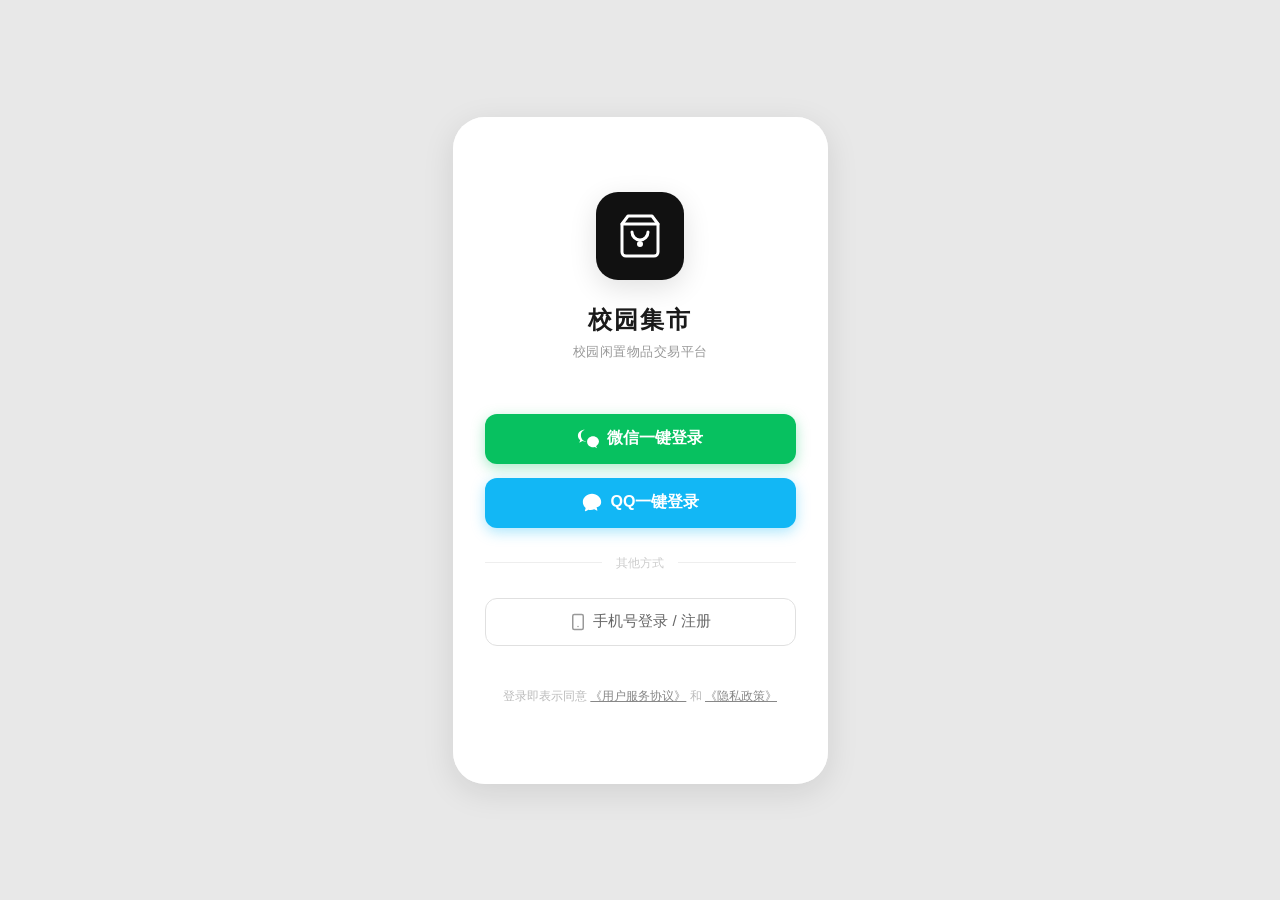
<file: login.html>
<!DOCTYPE html>
<html lang="zh-CN">
<head>
  <meta charset="UTF-8">
  <meta name="viewport" content="width=device-width, initial-scale=1.0, maximum-scale=1.0, user-scalable=no, viewport-fit=cover">
  <title>登录 · 校园集市</title>
  <link rel="stylesheet" href="styles.css">
  <style>
    /* ===== 登录页 ===== */
    .login-screen {
      position: absolute;
      inset: 0;
      background: #FFFFFF;
      display: flex;
      flex-direction: column;
      align-items: center;
      justify-content: center;
      padding: 40px 32px;
      overflow-y: auto;
    }
    .login-inner {
      width: 100%;
      max-width: 320px;
      display: flex;
      flex-direction: column;
      align-items: center;
    }

    /* ===== Logo 区域 ===== */
    .login-logo-wrap {
      width: 88px;
      height: 88px;
      border-radius: 22px;
      background: #111111;
      display: flex;
      align-items: center;
      justify-content: center;
      box-shadow: 0 8px 28px rgba(0,0,0,0.12);
      margin-bottom: 22px;
      animation: logoPop 0.6s cubic-bezier(0.34, 1.56, 0.64, 1) 0.2s both;
    }
    .login-logo-wrap svg {
      width: 48px;
      height: 48px;
      color: #FFFFFF;
    }
    .login-app-name {
      font-size: 24px;
      font-weight: 700;
      color: #1A1A1A;
      margin-bottom: 4px;
      letter-spacing: 2px;
      animation: fadeUp 0.5s ease 0.35s both;
    }
    .login-slogan {
      font-size: 13px;
      color: #999999;
      margin-bottom: 52px;
      letter-spacing: 0.5px;
      animation: fadeUp 0.5s ease 0.45s both;
    }

    /* ===== 登录按钮组 ===== */
    .login-btn-group {
      width: 100%;
      animation: fadeUp 0.5s ease 0.6s both;
    }

    /* 微信登录 */
    .login-btn-wechat {
      width: 100%;
      height: 50px;
      border-radius: 12px;
      background: #07C160;
      color: #FFF;
      font-size: 16px;
      font-weight: 600;
      display: flex;
      align-items: center;
      justify-content: center;
      gap: 8px;
      cursor: pointer;
      border: none;
      transition: transform 0.15s, box-shadow 0.15s;
      box-shadow: 0 4px 14px rgba(7, 193, 96, 0.35);
    }
    .login-btn-wechat:active {
      transform: scale(0.97);
      box-shadow: 0 2px 8px rgba(7, 193, 96, 0.2);
    }
    .login-btn-wechat svg {
      width: 22px;
      height: 22px;
      flex-shrink: 0;
    }

    /* QQ登录 */
    .login-btn-qq {
      width: 100%;
      height: 50px;
      border-radius: 12px;
      background: #12B7F5;
      color: #FFF;
      font-size: 16px;
      font-weight: 600;
      display: flex;
      align-items: center;
      justify-content: center;
      gap: 8px;
      cursor: pointer;
      border: none;
      margin-top: 14px;
      transition: transform 0.15s, box-shadow 0.15s;
      box-shadow: 0 4px 14px rgba(18, 183, 245, 0.35);
    }
    .login-btn-qq:active {
      transform: scale(0.97);
      box-shadow: 0 2px 8px rgba(18, 183, 245, 0.2);
    }
    .login-btn-qq svg {
      width: 22px;
      height: 22px;
      flex-shrink: 0;
    }

    /* ===== 分隔线 ===== */
    .login-divider {
      display: flex;
      align-items: center;
      gap: 14px;
      margin: 26px 0;
      width: 100%;
      color: #CCCCCC;
      font-size: 12px;
      animation: fadeUp 0.5s ease 0.75s both;
    }
    .login-divider::before,
    .login-divider::after {
      content: '';
      flex: 1;
      height: 1px;
      background: #EEEEEE;
    }

    /* ===== 手机号登录 ===== */
    .login-btn-phone {
      width: 100%;
      height: 48px;
      border-radius: 12px;
      background: #FFFFFF;
      color: #666666;
      font-size: 15px;
      font-weight: 500;
      display: flex;
      align-items: center;
      justify-content: center;
      gap: 6px;
      cursor: pointer;
      border: 1px solid #E0E0E0;
      transition: background 0.15s, border-color 0.15s;
      animation: fadeUp 0.5s ease 0.85s both;
    }
    .login-btn-phone:active {
      background: #F5F5F5;
      border-color: #D0D0D0;
    }
    .login-btn-phone svg {
      width: 18px;
      height: 18px;
      flex-shrink: 0;
      color: #999999;
    }

    /* ===== 用户协议 ===== */
    .login-agreement {
      margin-top: 40px;
      text-align: center;
      font-size: 12px;
      color: #BBBBBB;
      line-height: 1.8;
      animation: fadeUp 0.5s ease 1.0s both;
    }
    .login-agreement a {
      color: #888888;
      text-decoration: underline;
    }

    /* ===== 动画 ===== */
    @keyframes logoPop {
      0% { opacity: 0; transform: scale(0.5); }
      100% { opacity: 1; transform: scale(1); }
    }
    @keyframes fadeUp {
      from { opacity: 0; transform: translateY(16px); }
      to { opacity: 1; transform: translateY(0); }
    }
  </style>
</head>
<body>
  <div class="phone-frame">
    <div class="login-screen">
      <div class="login-inner">
        <!-- Logo 纯SVG图标 -->
        <div class="login-logo-wrap">
          <svg viewBox="0 0 24 24" fill="none" stroke="currentColor" stroke-width="1.5" stroke-linecap="round" stroke-linejoin="round">
            <path d="M6 2L3 6v14a2 2 0 0 0 2 2h14a2 2 0 0 0 2-2V6l-3-4Z"/>
            <path d="M3 6h18"/>
            <path d="M16 10a4 4 0 0 1-8 0"/>
            <circle cx="12" cy="16" r="1.5" fill="currentColor" stroke="none"/>
          </svg>
        </div>
        <div class="login-app-name">校园集市</div>
        <div class="login-slogan">校园闲置物品交易平台</div>

        <!-- 登录按钮 -->
        <div class="login-btn-group">
          <button class="login-btn-wechat" id="wechatLoginBtn">
            <svg viewBox="0 0 24 24" fill="currentColor">
              <path d="M8.5 2C4.36 2 1 4.87 1 8.5c0 1.87.97 3.54 2.51 4.73L2.5 16l3.38-1.69c.8.28 1.67.44 2.62.44.54 0 1.06-.07 1.56-.19A6.5 6.5 0 0 1 8.5 2z"/>
              <path d="M17.5 9c-3.58 0-6.5 2.69-6.5 6s2.92 6 6.5 6c.67 0 1.31-.1 1.92-.28L22 22l-1.17-2.17A6.44 6.44 0 0 0 24 15c0-3.31-2.92-6-6.5-6z"/>
            </svg>
            微信一键登录
          </button>
          <button class="login-btn-qq" id="qqLoginBtn">
            <svg viewBox="0 0 24 24" fill="currentColor">
              <path d="M12 2C6.48 2 2 6.04 2 11c0 2.57 1.2 4.88 3.11 6.44-.22.81-.67 2.28-.89 3.06-.01.03-.01.06-.01.09 0 .23.18.41.41.41.06 0 .12-.01.17-.04l.01-.01c.64-.29 2.16-1.06 3.21-1.69.82.27 1.7.42 2.62.42 1.35 0 2.62-.28 3.76-.78.64.36 1.82.96 2.66 1.33.14.06.29.09.44.09.23 0 .41-.18.41-.41 0-.03-.01-.06-.02-.09-.21-.78-.66-2.25-.89-3.06C20.8 15.88 22 13.57 22 11c0-4.96-4.48-9-10-9z"/>
            </svg>
            QQ一键登录
          </button>
        </div>

        <!-- 分隔线 -->
        <div class="login-divider">其他方式</div>

        <!-- 手机号登录 -->
        <button class="login-btn-phone" id="phoneLoginBtn">
          <svg viewBox="0 0 24 24" fill="none" stroke="currentColor" stroke-width="2" stroke-linecap="round" stroke-linejoin="round">
            <rect width="14" height="20" x="5" y="2" rx="2" ry="2"/>
            <path d="M12 18h.01"/>
          </svg>
          手机号登录 / 注册
        </button>

        <!-- 用户协议 -->
        <div class="login-agreement">
          登录即表示同意 <a href="javascript:void(0)" onclick="showToast('《用户服务协议》')">《用户服务协议》</a>
          和 <a href="javascript:void(0)" onclick="showToast('《隐私政策》')">《隐私政策》</a>
        </div>
      </div>
    </div>
  </div>

  <script src="mock.js"></script>
  <script src="api.js"></script>
  <script>
    (function () {
      function doLogin(btn) {
        btn.disabled = true;
        btn.textContent = '授权中...';
        showToast('正在获取授权');
        setTimeout(function () {
          localStorage.setItem('campus_logged_in', 'true');
          window.location.href = 'index.html';
        }, 1200);
      }
      document.getElementById('wechatLoginBtn').addEventListener('click', function () {
        doLogin(this);
      });
      document.getElementById('qqLoginBtn').addEventListener('click', function () {
        doLogin(this);
      });
      document.getElementById('phoneLoginBtn').addEventListener('click', function () {
        showToast('手机号登录功能开发中');
      });
    })();
  </script>
</body>
</html>
</file>
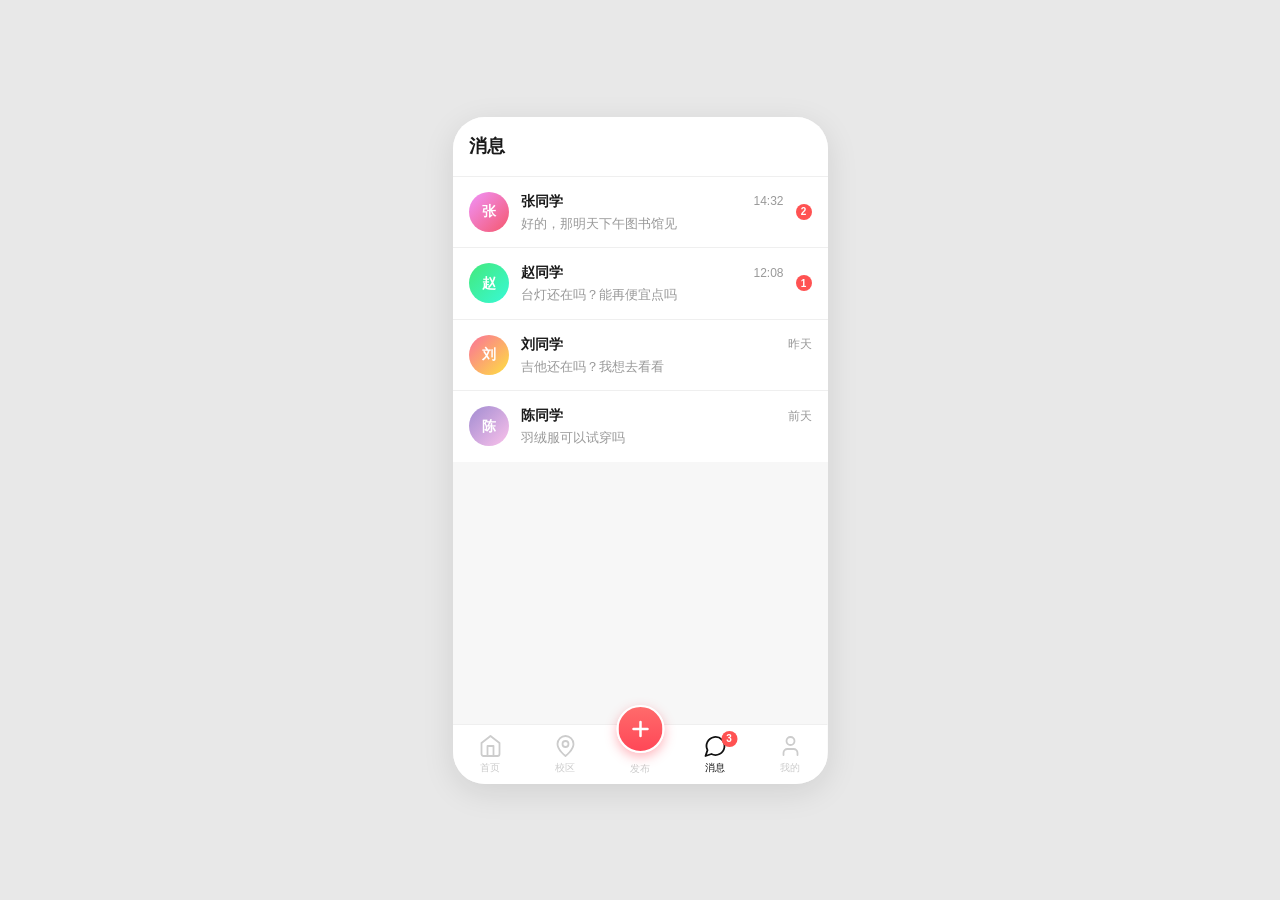
<file: messages.html>
<!DOCTYPE html>
<html lang="zh-CN">
<head>
  <meta charset="UTF-8">
  <meta name="viewport" content="width=device-width, initial-scale=1.0, maximum-scale=1.0, user-scalable=no, viewport-fit=cover">
  <title>消息 - 校园二手交易平台</title>
  <link rel="stylesheet" href="styles.css">
  <style>
    /* 消息列表页专属样式 */
    .msg-header {
      background: var(--surface);
      padding: 16px;
      border-bottom: 1px solid var(--border);
      position: sticky;
      top: 0;
      z-index: 100;
    }
    .msg-header__title {
      font-size: 18px;
      font-weight: 700;
      color: var(--text);
    }
    /* 会话列表项 */
    .conv-row {
      animation: fadeInUp 0.4s ease both;
    }
    .conv-top {
      display: flex;
      align-items: center;
      justify-content: space-between;
      gap: 8px;
    }
    .conv-time {
      font-size: 12px;
      color: var(--text-sub);
      flex-shrink: 0;
    }
    .conv-unread {
      min-width: 16px;
      height: 16px;
      background: var(--accent);
      color: #FFF;
      font-size: 10px;
      font-weight: 600;
      border-radius: var(--radius-full);
      display: flex;
      align-items: center;
      justify-content: center;
      padding: 0 4px;
      flex-shrink: 0;
    }
    /* 骨架屏行 */
    .sk-row {
      display: flex;
      align-items: center;
      padding: 14px 16px;
      gap: 12px;
      background: var(--surface);
      border-bottom: 1px solid var(--border);
    }
    .sk-row .sk-avatar {
      width: 40px;
      height: 40px;
      border-radius: var(--radius-full);
      flex-shrink: 0;
    }
    .sk-row .sk-body { flex: 1; }
    .sk-row .sk-line {
      height: 13px;
      border-radius: var(--radius-sm);
      margin-bottom: 8px;
    }
    .sk-row .sk-line:last-child {
      margin-bottom: 0;
      width: 65%;
    }
    .sk-row .sk-line:first-child {
      width: 35%;
    }
  </style>
</head>
<body data-page="messages">
  <div class="phone-frame">
    <header class="msg-header">
      <h1 class="msg-header__title">消息</h1>
    </header>
    <main class="page-content page-content--tab page-enter">
      <div id="conv-list"></div>
    </main>
    <nav class="tab-bar">
      <a href="index.html" data-nav="home" class="tab-item">
        <svg class="tab-icon" viewBox="0 0 24 24" fill="none" stroke="currentColor" stroke-width="1.8" stroke-linecap="round" stroke-linejoin="round"><path d="m3 9 9-7 9 7v11a2 2 0 0 1-2 2H5a2 2 0 0 1-2-2z"/><polyline points="9 22 9 12 15 12 15 22"/></svg>
        <span class="tab-label">首页</span>
      </a>
      <a href="campus.html" data-nav="campus" class="tab-item">
        <svg class="tab-icon" viewBox="0 0 24 24" fill="none" stroke="currentColor" stroke-width="1.8" stroke-linecap="round" stroke-linejoin="round"><path d="M20 10c0 6-8 12-8 12s-8-6-8-12a8 8 0 0 1 16 0Z"/><circle cx="12" cy="10" r="3"/></svg>
        <span class="tab-label">校区</span>
      </a>
      <a href="publish.html" data-nav="publish" class="tab-item tab-item--publish">
        <div class="tab-publish-btn">
          <svg viewBox="0 0 24 24" fill="none" stroke="#FFFFFF" stroke-width="2.5" stroke-linecap="round" stroke-linejoin="round"><path d="M12 5v14"/><path d="M5 12h14"/></svg>
        </div>
        <span class="tab-label">发布</span>
      </a>
      <a href="messages.html" data-nav="messages" class="tab-item">
        <svg class="tab-icon" viewBox="0 0 24 24" fill="none" stroke="currentColor" stroke-width="1.8" stroke-linecap="round" stroke-linejoin="round"><path d="M7.9 20A9 9 0 1 0 4 16.1L2 22Z"/></svg>
        <span class="tab-label">消息</span>
        <span class="tab-badge">3</span>
      </a>
      <a href="profile.html" data-nav="profile" class="tab-item">
        <svg class="tab-icon" viewBox="0 0 24 24" fill="none" stroke="currentColor" stroke-width="1.8" stroke-linecap="round" stroke-linejoin="round"><path d="M19 21v-2a4 4 0 0 0-4-4H9a4 4 0 0 0-4 4v2"/><circle cx="12" cy="7" r="4"/></svg>
        <span class="tab-label">我的</span>
      </a>
    </nav>
  </div>
  <script src="mock.js"></script>
  <script src="api.js"></script>
  <script src="icons.js"></script>
  <script>
    (function () {
      var convList = document.getElementById('conv-list');

      function escapeHtml(str) {
        var div = document.createElement('div');
        div.textContent = str;
        return div.innerHTML;
      }

      /* 渲染骨架屏 */
      function renderSkeleton() {
        var html = '';
        for (var i = 0; i < 4; i++) {
          html += '<div class="sk-row">' +
            '<div class="skeleton sk-avatar"></div>' +
            '<div class="sk-body">' +
              '<div class="skeleton sk-line"></div>' +
              '<div class="skeleton sk-line"></div>' +
            '</div>' +
          '</div>';
        }
        convList.innerHTML = html;
      }

      /* 渲染会话列表 */
      function renderConversations(conversations) {
        if (!conversations || conversations.length === 0) {
          convList.innerHTML = '<div class="empty-state">' +
            icon('messageSquare', 48) +
            '<p>暂无消息记录</p>' +
          '</div>';
          return;
        }
        var html = '';
        conversations.forEach(function (conv, idx) {
          var delay = (idx * 0.06).toFixed(2) + 's';
          var unreadHtml = conv.unread > 0
            ? '<span class="conv-unread">' + conv.unread + '</span>'
            : '';
          html += '<a href="chat.html?peerId=' + conv.peerId + '" class="list-row conv-row" style="animation-delay:' + delay + ';">' +
            '<div class="avatar avatar--md" style="background:' + conv.peerGradient + ';">' + escapeHtml(conv.peerText) + '</div>' +
            '<div class="list-row__content">' +
              '<div class="conv-top">' +
                '<span class="list-row__title font-semi">' + escapeHtml(conv.peerName) + '</span>' +
                '<span class="conv-time">' + escapeHtml(conv.time) + '</span>' +
              '</div>' +
              '<div class="list-row__sub text-13 truncate">' + escapeHtml(conv.lastMessage) + '</div>' +
            '</div>' +
            unreadHtml +
          '</a>';
        });
        convList.innerHTML = html;
      }

      // 初始加载骨架屏
      renderSkeleton();

      // 调用 API 获取会话列表
      fetchMessages().then(function (res) {
        if (res.code === 0) {
          renderConversations(res.data.conversations);
        } else {
          convList.innerHTML = '<div class="empty-state">' +
            icon('messageSquare', 48) +
            '<p>加载失败，请稍后重试</p>' +
          '</div>';
        }
      }).catch(function () {
        convList.innerHTML = '<div class="empty-state">' +
          icon('messageSquare', 48) +
          '<p>网络异常，请稍后重试</p>' +
        '</div>';
      });
    })();
  </script>
</body>
</html>
</file>
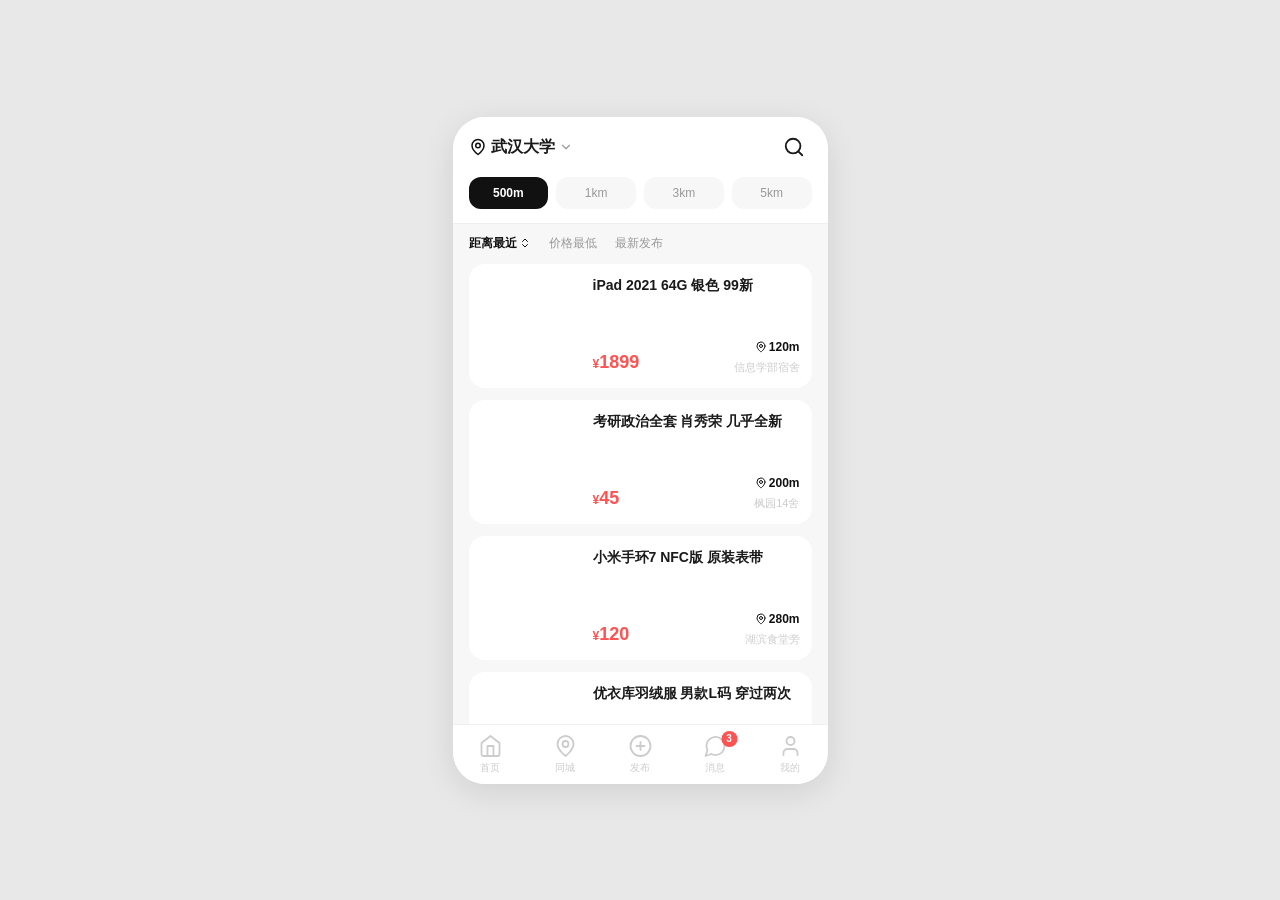
<file: nearby.html>
<!DOCTYPE html>
<html lang="zh-CN">
<head>
  <meta charset="UTF-8">
  <meta name="viewport" content="width=device-width, initial-scale=1.0, maximum-scale=1.0, user-scalable=no">
  <title>校园集市 · 同城</title>
  <link rel="stylesheet" href="styles.css">
  <style>
    /* 顶部定位栏 */
    .nearby-top {
      position: sticky;
      top: 0;
      z-index: 50;
      background: var(--surface);
      border-bottom: 1px solid var(--border);
      padding: 12px 16px 10px;
    }
    .nearby-loc-bar {
      display: flex;
      align-items: center;
      justify-content: space-between;
      margin-bottom: 12px;
    }
    .nearby-loc {
      display: flex;
      align-items: center;
      gap: 4px;
      font-size: 16px;
      font-weight: 700;
      color: var(--text);
    }
    .nearby-loc svg { width: 18px; height: 18px; color: var(--primary); }
    .nearby-loc .arrow { width: 14px; height: 14px; color: var(--text-sub); }
    .icon-btn {
      width: 36px; height: 36px;
      display: flex; align-items: center; justify-content: center;
      color: var(--text);
      flex-shrink: 0;
    }

    /* 距离筛选 */
    .distance-bar {
      display: flex;
      gap: 8px;
      padding-bottom: 4px;
    }
    .distance-chip {
      flex: 1;
      height: 32px;
      display: flex;
      align-items: center;
      justify-content: center;
      font-size: 12px;
      color: var(--text-sub);
      background: var(--bg);
      border-radius: var(--radius-md);
      transition: all 0.15s;
    }
    .distance-chip--active {
      background: var(--primary);
      color: #fff;
      font-weight: 600;
    }

    /* 排序栏 */
    .sort-bar {
      display: flex;
      gap: 18px;
      padding: 10px 16px 12px;
    }
    .sort-item {
      font-size: 12px;
      color: var(--text-sub);
      cursor: pointer;
      transition: color 0.15s, font-weight 0.15s;
      display: flex;
      align-items: center;
      gap: 2px;
    }
    .sort-item svg { width: 12px; height: 12px; }
    .sort-item--active {
      color: var(--primary);
      font-weight: 700;
    }

    /* 商品列表 */
    .item-list {
      padding: 0 16px 16px;
      display: flex;
      flex-direction: column;
      gap: 12px;
    }
    .nearby-item {
      display: flex;
      gap: 12px;
      background: var(--surface);
      border-radius: var(--radius-lg);
      padding: 12px;
      transition: transform 0.15s;
    }
    .nearby-item:active { transform: scale(0.98); }
    .nearby-item__img {
      width: 100px;
      height: 100px;
      border-radius: var(--radius-md);
      flex-shrink: 0;
      display: flex;
      align-items: center;
      justify-content: center;
      overflow: hidden;
    }
    .nearby-item__img svg { width: 28px; height: 28px; opacity: 0.5; color: #FFF; }
    .nearby-item__info {
      flex: 1;
      min-width: 0;
      display: flex;
      flex-direction: column;
      justify-content: space-between;
    }
    .nearby-item__title {
      font-size: 14px;
      font-weight: 600;
      color: var(--text);
      line-height: 1.4;
      display: -webkit-box;
      -webkit-line-clamp: 2;
      -webkit-box-orient: vertical;
      overflow: hidden;
    }
    .nearby-item__bottom {
      display: flex;
      align-items: flex-end;
      justify-content: space-between;
    }
    .nearby-item__price {
      font-size: 18px;
      font-weight: 700;
      color: var(--accent);
    }
    .nearby-item__price .unit { font-size: 12px; }
    .nearby-item__meta {
      text-align: right;
    }
    .nearby-item__dist {
      font-size: 12px;
      color: var(--primary);
      font-weight: 600;
      display: flex;
      align-items: center;
      justify-content: flex-end;
      gap: 2px;
    }
    .nearby-item__dist svg { width: 12px; height: 12px; }
    .nearby-item__loc {
      font-size: 11px;
      color: var(--text-tertiary);
      margin-top: 3px;
    }
  </style>
</head>
<body data-page="nearby">
  <div class="phone-frame">

    <!-- 顶部定位栏 -->
    <div class="nearby-top">
      <div class="nearby-loc-bar">
        <div class="nearby-loc" id="locText">
          <svg viewBox="0 0 24 24" fill="none" stroke="currentColor" stroke-width="2" stroke-linecap="round" stroke-linejoin="round"><path d="M20 10c0 6-8 12-8 12s-8-6-8-12a8 8 0 0 1 16 0Z"/><circle cx="12" cy="10" r="3"/></svg>
          <span>武汉大学</span>
          <svg class="arrow" viewBox="0 0 24 24" fill="none" stroke="currentColor" stroke-width="2" stroke-linecap="round" stroke-linejoin="round"><path d="m6 9 6 6 6-6"/></svg>
        </div>
        <div class="icon-btn" id="searchBtn">
          <svg viewBox="0 0 24 24" fill="none" stroke="currentColor" stroke-width="2" stroke-linecap="round" stroke-linejoin="round" width="22" height="22"><circle cx="11" cy="11" r="8"/><path d="m21 21-4.3-4.3"/></svg>
        </div>
      </div>
      <div class="distance-bar">
        <div class="distance-chip distance-chip--active" data-dist="500">500m</div>
        <div class="distance-chip" data-dist="1000">1km</div>
        <div class="distance-chip" data-dist="3000">3km</div>
        <div class="distance-chip" data-dist="5000">5km</div>
      </div>
    </div>

    <!-- 排序栏 -->
    <div class="sort-bar">
      <div class="sort-item sort-item--active" data-sort="distance">
        距离最近
        <svg viewBox="0 0 24 24" fill="none" stroke="currentColor" stroke-width="2" stroke-linecap="round" stroke-linejoin="round"><path d="m7 15 5 5 5-5"/><path d="m7 9 5-5 5 5"/></svg>
      </div>
      <div class="sort-item" data-sort="price">价格最低</div>
      <div class="sort-item" data-sort="latest">最新发布</div>
    </div>

    <!-- 商品列表 -->
    <main class="page-content page-enter">
      <div class="item-list" id="itemList"></div>
    </main>

    <!-- Tab Bar -->
    <nav class="tab-bar">
      <a href="index.html" data-nav="home" class="tab-item">
        <svg class="tab-icon" viewBox="0 0 24 24" fill="none" stroke="currentColor" stroke-width="1.8" stroke-linecap="round" stroke-linejoin="round"><path d="m3 9 9-7 9 7v11a2 2 0 0 1-2 2H5a2 2 0 0 1-2-2z"/><polyline points="9 22 9 12 15 12 15 22"/></svg>
        <span class="tab-label">首页</span>
      </a>
      <a href="nearby.html" data-nav="nearby" class="tab-item">
        <svg class="tab-icon" viewBox="0 0 24 24" fill="none" stroke="currentColor" stroke-width="1.8" stroke-linecap="round" stroke-linejoin="round"><path d="M20 10c0 6-8 12-8 12s-8-6-8-12a8 8 0 0 1 16 0Z"/><circle cx="12" cy="10" r="3"/></svg>
        <span class="tab-label">同城</span>
      </a>
      <a href="publish.html" data-nav="publish" class="tab-item">
        <svg class="tab-icon" viewBox="0 0 24 24" fill="none" stroke="currentColor" stroke-width="1.8" stroke-linecap="round" stroke-linejoin="round"><circle cx="12" cy="12" r="10"/><path d="M8 12h8"/><path d="M12 8v8"/></svg>
        <span class="tab-label">发布</span>
      </a>
      <a href="messages.html" data-nav="messages" class="tab-item">
        <svg class="tab-icon" viewBox="0 0 24 24" fill="none" stroke="currentColor" stroke-width="1.8" stroke-linecap="round" stroke-linejoin="round"><path d="M7.9 20A9 9 0 1 0 4 16.1L2 22Z"/></svg>
        <span class="tab-label">消息</span>
        <span class="tab-badge">3</span>
      </a>
      <a href="profile.html" data-nav="profile" class="tab-item">
        <svg class="tab-icon" viewBox="0 0 24 24" fill="none" stroke="currentColor" stroke-width="1.8" stroke-linecap="round" stroke-linejoin="round"><path d="M19 21v-2a4 4 0 0 0-4-4H9a4 4 0 0 0-4 4v2"/><circle cx="12" cy="7" r="4"/></svg>
        <span class="tab-label">我的</span>
      </a>
    </nav>
  </div>

  <script src="mock.js"></script>
  <script src="api.js"></script>
  <script>
    // 同城商品数据（带距离和位置）
    var nearbyItems = [
      { id: 1, title: 'iPad 2021 64G 银色 99新', price: 1899, distance: 120, location: '信息学部宿舍', image: '', gradClass: 'grad-blue', category: '数码' },
      { id: 2, title: '考研政治全套 肖秀荣 几乎全新', price: 45, distance: 200, location: '枫园14舍', image: '', gradClass: 'grad-green', category: '书籍' },
      { id: 3, title: '小米手环7 NFC版 原装表带', price: 120, distance: 280, location: '湖滨食堂旁', image: '', gradClass: 'grad-orange', category: '数码' },
      { id: 4, title: '优衣库羽绒服 男款L码 穿过两次', price: 299, distance: 350, location: '桂园5舍', image: '', gradClass: 'grad-purple', category: '服饰' },
      { id: 5, title: '罗技G304无线鼠标 黑色 95新', price: 139, distance: 420, location: '工学部10舍', image: '', gradClass: 'grad-pink', category: '数码' },
      { id: 6, title: '六级真题+词汇 新东方 2025版', price: 25, distance: 500, location: '信息学部3栋', image: '', gradClass: 'grad-teal', category: '书籍' },
      { id: 7, title: '宜家台灯 暖白光 可调节亮度', price: 49, distance: 580, location: '樱园老斋舍', image: '', gradClass: 'grad-yellow', category: '生活用品' },
      { id: 8, title: '任天堂Switch游戏卡 塞尔达传说', price: 260, distance: 650, location: '医学部8舍', image: '', gradClass: 'grad-red', category: '数码' },
    ];

    function formatDistance(m) {
      if (m < 1000) return m + 'm';
      return (m / 1000).toFixed(1) + 'km';
    }

    function esc(str) {
      return String(str).replace(/&/g, '&amp;').replace(/</g, '&lt;').replace(/>/g, '&gt;').replace(/"/g, '&quot;');
    }

    function getCategoryIcon(cat) {
      var icons = {
        '数码': '<svg viewBox="0 0 24 24" fill="none" stroke="currentColor" stroke-width="1.5" stroke-linecap="round" stroke-linejoin="round"><rect width="20" height="14" x="2" y="3" rx="2"/><path d="M8 21h8"/><path d="M12 17v4"/></svg>',
        '书籍': '<svg viewBox="0 0 24 24" fill="none" stroke="currentColor" stroke-width="1.5" stroke-linecap="round" stroke-linejoin="round"><path d="M4 19.5v-15A2.5 2.5 0 0 1 6.5 2H20v20H6.5a2.5 2.5 0 0 1 0-5H20"/></svg>',
        '服饰': '<svg viewBox="0 0 24 24" fill="none" stroke="currentColor" stroke-width="1.5" stroke-linecap="round" stroke-linejoin="round"><path d="M20.38 3.46 16 2a4 4 0 0 1-8 0L3.62 3.46a2 2 0 0 0-1.34 2.23l.58 3.47a1 1 0 0 0 .99.84H6v10c0 1.1.9 2 2 2h8a2 2 0 0 0 2-2V10h2.15a1 1 0 0 0 .99-.84l.58-3.47a2 2 0 0 0-1.34-2.23z"/></svg>',
        '生活用品': '<svg viewBox="0 0 24 24" fill="none" stroke="currentColor" stroke-width="1.5" stroke-linecap="round" stroke-linejoin="round"><path d="M3 9h18v10a2 2 0 0 1-2 2H5a2 2 0 0 1-2-2V9Z"/><path d="M3 9V5a2 2 0 0 1 2-2h14a2 2 0 0 1 2 2v4"/><path d="M3 9h18"/><path d="M10 22V9"/></svg>',
      };
      return icons[cat] || icons['数码'];
    }

    function renderItems(items) {
      var list = document.getElementById('itemList');
      var html = '';
      for (var i = 0; i < items.length; i++) {
        var item = items[i];
        var imgStyle = item.image ? 'background-image:url(' + item.image + ');background-size:cover;background-position:center;' : '';
        html += '<a href="detail.html?id=' + item.id + '" class="nearby-item">'
          + '<div class="nearby-item__img ' + item.gradClass + '" style="' + imgStyle + '">'
          + (item.image ? '' : getCategoryIcon(item.category))
          + '</div>'
          + '<div class="nearby-item__info">'
          + '<div class="nearby-item__title">' + esc(item.title) + '</div>'
          + '<div class="nearby-item__bottom">'
          + '<div class="nearby-item__price"><span class="unit">¥</span>' + item.price + '</div>'
          + '<div class="nearby-item__meta">'
          + '<div class="nearby-item__dist">'
          + '<svg viewBox="0 0 24 24" fill="none" stroke="currentColor" stroke-width="2" stroke-linecap="round" stroke-linejoin="round"><path d="M20 10c0 6-8 12-8 12s-8-6-8-12a8 8 0 0 1 16 0Z"/><circle cx="12" cy="10" r="3"/></svg>'
          + formatDistance(item.distance)
          + '</div>'
          + '<div class="nearby-item__loc">' + esc(item.location) + '</div>'
          + '</div>'
          + '</div>'
          + '</div>'
          + '</a>';
      }
      list.innerHTML = html;
    }

    // 初始渲染
    renderItems(nearbyItems);

    // 距离筛选
    var chips = document.querySelectorAll('.distance-chip');
    chips.forEach(function(chip) {
      chip.addEventListener('click', function() {
        chips.forEach(function(c) { c.classList.remove('distance-chip--active'); });
        this.classList.add('distance-chip--active');
        var maxDist = parseInt(this.getAttribute('data-dist'), 10);
        var filtered = nearbyItems.filter(function(item) { return item.distance <= maxDist; });
        renderItems(filtered);
      });
    });

    // 排序
    var sortItems = document.querySelectorAll('.sort-item');
    sortItems.forEach(function(item) {
      item.addEventListener('click', function() {
        sortItems.forEach(function(s) { s.classList.remove('sort-item--active'); });
        this.classList.add('sort-item--active');
        var sort = this.getAttribute('data-sort');
        var sorted = [...nearbyItems];
        if (sort === 'distance') {
          sorted.sort(function(a, b) { return a.distance - b.distance; });
        } else if (sort === 'price') {
          sorted.sort(function(a, b) { return a.price - b.price; });
        } else if (sort === 'latest') {
          sorted.sort(function(a, b) { return b.id - a.id; });
        }
        var activeDist = document.querySelector('.distance-chip--active');
        var maxDist = activeDist ? parseInt(activeDist.getAttribute('data-dist'), 10) : 99999;
        var filtered = sorted.filter(function(item) { return item.distance <= maxDist; });
        renderItems(filtered);
      });
    });
  </script>
</body>
</html>
</file>
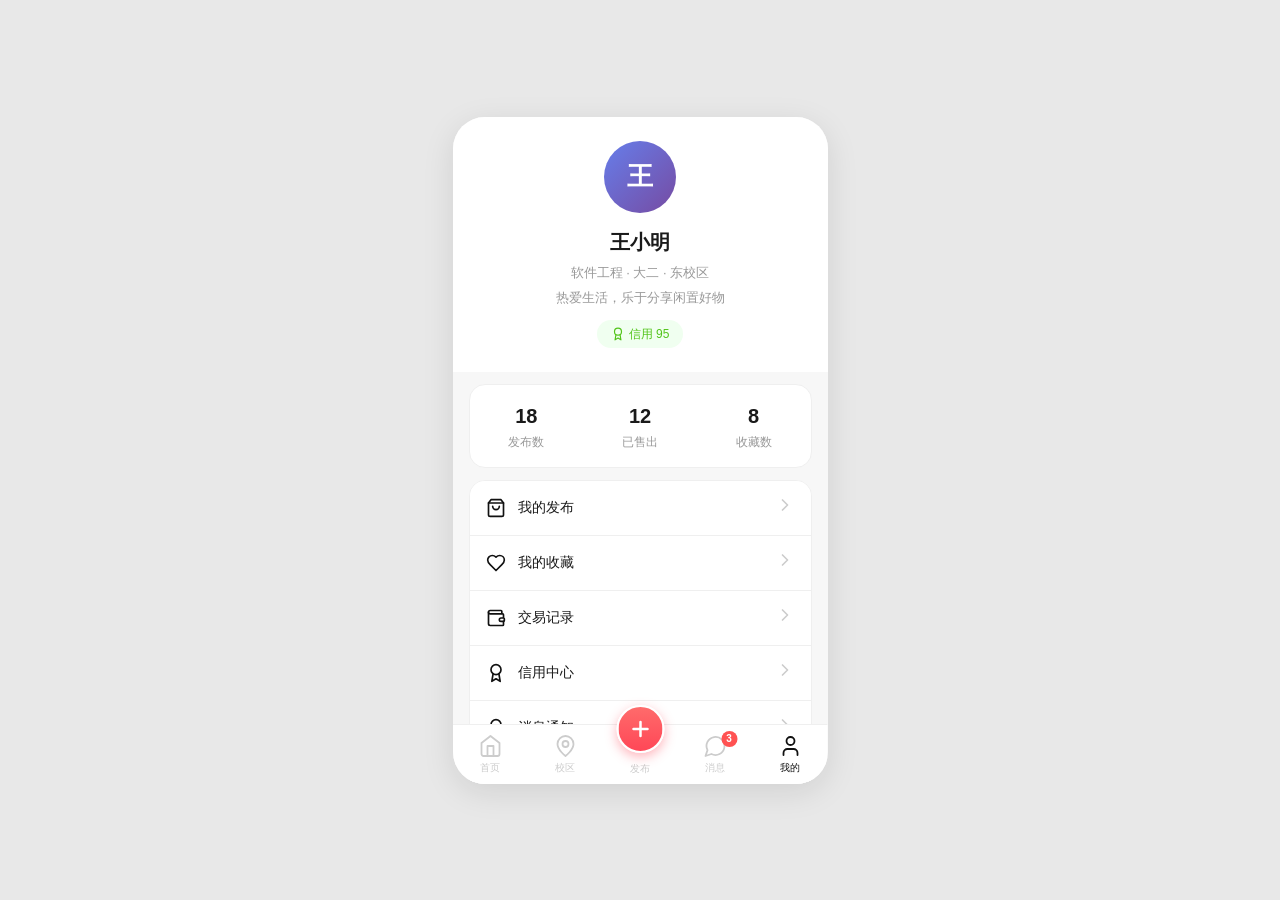
<file: profile.html>
<!DOCTYPE html>
<html lang="zh-CN">
<head>
  <meta charset="UTF-8">
  <meta name="viewport" content="width=device-width, initial-scale=1.0, maximum-scale=1.0, user-scalable=no">
  <title>我的 · 校园二手交易平台</title>
  <link rel="stylesheet" href="styles.css">
</head>
<body data-page="profile">
  <div class="phone-frame">
    <main class="page-content page-content--tab page-enter">

      <!-- 骨架屏（初始可见） -->
      <div id="profile-skeleton">
        <div style="background:var(--surface); padding:24px 16px; text-align:center;">
          <div class="skeleton" style="width:72px; height:72px; margin:0 auto 14px; border-radius:var(--radius-full);"></div>
          <div class="skeleton" style="width:130px; height:22px; margin:0 auto 8px;"></div>
          <div class="skeleton" style="width:180px; height:14px; margin:0 auto 8px;"></div>
          <div class="skeleton" style="width:200px; height:14px; margin:0 auto 14px;"></div>
          <div class="skeleton" style="width:96px; height:28px; margin:0 auto; border-radius:var(--radius-full);"></div>
        </div>
        <div class="card" style="margin:12px 16px 0; display:flex;">
          <div style="flex:1; padding:16px 0; text-align:center;">
            <div class="skeleton" style="width:40px; height:20px; margin:0 auto 4px;"></div>
            <div class="skeleton" style="width:48px; height:12px; margin:0 auto;"></div>
          </div>
          <div style="flex:1; padding:16px 0; text-align:center;">
            <div class="skeleton" style="width:40px; height:20px; margin:0 auto 4px;"></div>
            <div class="skeleton" style="width:48px; height:12px; margin:0 auto;"></div>
          </div>
          <div style="flex:1; padding:16px 0; text-align:center;">
            <div class="skeleton" style="width:40px; height:20px; margin:0 auto 4px;"></div>
            <div class="skeleton" style="width:48px; height:12px; margin:0 auto;"></div>
          </div>
        </div>
        <div class="card" style="margin:12px 16px 0;">
          <div class="list-row"><div class="skeleton" style="width:24px; height:24px; border-radius:var(--radius-sm);"></div><div class="skeleton" style="flex:1; height:16px;"></div></div>
          <div class="list-row"><div class="skeleton" style="width:24px; height:24px; border-radius:var(--radius-sm);"></div><div class="skeleton" style="flex:1; height:16px;"></div></div>
          <div class="list-row"><div class="skeleton" style="width:24px; height:24px; border-radius:var(--radius-sm);"></div><div class="skeleton" style="flex:1; height:16px;"></div></div>
          <div class="list-row"><div class="skeleton" style="width:24px; height:24px; border-radius:var(--radius-sm);"></div><div class="skeleton" style="flex:1; height:16px;"></div></div>
        </div>
      </div>

      <!-- 真实内容（加载后填充） -->
      <div id="profile-real" class="hidden"></div>

    </main>

    <!-- Tab Bar -->
    <nav class="tab-bar">
      <a href="index.html" data-nav="home" class="tab-item">
        <svg class="tab-icon" viewBox="0 0 24 24" fill="none" stroke="currentColor" stroke-width="1.8" stroke-linecap="round" stroke-linejoin="round"><path d="m3 9 9-7 9 7v11a2 2 0 0 1-2 2H5a2 2 0 0 1-2-2z"/><polyline points="9 22 9 12 15 12 15 22"/></svg>
        <span class="tab-label">首页</span>
      </a>
      <a href="campus.html" data-nav="campus" class="tab-item">
        <svg class="tab-icon" viewBox="0 0 24 24" fill="none" stroke="currentColor" stroke-width="1.8" stroke-linecap="round" stroke-linejoin="round"><path d="M20 10c0 6-8 12-8 12s-8-6-8-12a8 8 0 0 1 16 0Z"/><circle cx="12" cy="10" r="3"/></svg>
        <span class="tab-label">校区</span>
      </a>
      <a href="publish.html" data-nav="publish" class="tab-item tab-item--publish">
        <div class="tab-publish-btn">
          <svg viewBox="0 0 24 24" fill="none" stroke="#FFFFFF" stroke-width="2.5" stroke-linecap="round" stroke-linejoin="round"><path d="M12 5v14"/><path d="M5 12h14"/></svg>
        </div>
        <span class="tab-label">发布</span>
      </a>
      <a href="messages.html" data-nav="messages" class="tab-item">
        <svg class="tab-icon" viewBox="0 0 24 24" fill="none" stroke="currentColor" stroke-width="1.8" stroke-linecap="round" stroke-linejoin="round"><path d="M7.9 20A9 9 0 1 0 4 16.1L2 22Z"/></svg>
        <span class="tab-label">消息</span>
        <span class="tab-badge">3</span>
      </a>
      <a href="profile.html" data-nav="profile" class="tab-item">
        <svg class="tab-icon" viewBox="0 0 24 24" fill="none" stroke="currentColor" stroke-width="1.8" stroke-linecap="round" stroke-linejoin="round"><path d="M19 21v-2a4 4 0 0 0-4-4H9a4 4 0 0 0-4 4v2"/><circle cx="12" cy="7" r="4"/></svg>
        <span class="tab-label">我的</span>
      </a>
    </nav>
  </div>

  <script src="mock.js"></script>
  <script src="api.js"></script>
  <script src="icons.js"></script>
  <script>
    (function () {
      function escapeHtml(str) {
        return String(str).replace(/&/g, '&amp;').replace(/</g, '&lt;').replace(/>/g, '&gt;');
      }

      function buildMenuRow(iconName, title, action) {
        return ''
          + '<div class="list-row" onclick="' + action + '">'
          +   '<span style="color:var(--primary); display:flex; align-items:center;">' + icon(iconName, 20) + '</span>'
          +   '<span class="list-row__content"><span class="list-row__title">' + title + '</span></span>'
          +   '<span class="list-row__arrow">' + icon('chevronRight', 20) + '</span>'
          + '</div>';
      }

      function buildMyItemCard(item) {
        var statusBg = item.status === '已售' ? 'rgba(153,153,153,0.92)' : 'rgba(82,196,26,0.92)';
        var imgSrc = item.imageUrl || '';
        var cardBg = imgSrc ? '' : item.gradClass;
        var cardStyle = imgSrc ? 'background-image:url(' + imgSrc + ');background-size:cover;background-position:center;' : '';
        return ''
          + '<div style="width:120px; flex-shrink:0;">'
          +   '<div class="item-card">'
          +     '<div class="item-card__img ' + cardBg + '" style="' + cardStyle + '">'
          +       '<span class="item-card__badge" style="background:' + statusBg + ';">' + escapeHtml(item.status) + '</span>'
          +       (imgSrc ? '' : getCategoryIcon(item.category))
          +     '</div>'
          +     '<div class="item-card__body">'
          +       '<div class="item-card__title" style="-webkit-line-clamp:1;">' + escapeHtml(item.title) + '</div>'
          +       '<div class="item-card__price"><span class="item-card__price-unit">¥</span>' + item.price + '</div>'
          +     '</div>'
          +   '</div>'
          + '</div>';
      }

      function renderProfile(data) {
        var user = data.user;
        var myItems = data.myItems || [];

        var userInfo = ''
          + '<div style="background:var(--surface); padding:24px 16px; text-align:center;" class="fade-in">'
          +   '<div class="avatar avatar--xl" style="margin:0 auto 14px; background:' + user.avatarGradient + ';">' + escapeHtml(user.avatarText) + '</div>'
          +   '<div class="text-20 font-bold" style="margin-bottom:6px;">' + escapeHtml(user.name) + '</div>'
          +   '<div class="text-13 text-sub" style="margin-bottom:6px;">' + escapeHtml(user.major) + ' · ' + escapeHtml(user.year) + ' · ' + escapeHtml(user.campus) + '</div>'
          +   '<div class="text-13 text-sub" style="margin-bottom:12px;">' + escapeHtml(user.bio) + '</div>'
          +   '<span class="tag tag--success" style="gap:4px;">'
          +     '<span style="display:flex; align-items:center;">' + icon('award', 14) + '</span>'
          +     '信用 ' + user.credit
          +   '</span>'
          + '</div>';

        var stats = ''
          + '<div class="card" style="margin:12px 16px 0; display:flex;">'
          +   '<div style="flex:1; padding:16px 0; text-align:center;" onclick="showToast(\'发布数\')">'
          +     '<div class="text-20 font-bold">' + user.posts + '</div>'
          +     '<div class="text-12 text-sub" style="margin-top:2px;">发布数</div>'
          +   '</div>'
          +   '<div style="flex:1; padding:16px 0; text-align:center;" onclick="showToast(\'已售出\')">'
          +     '<div class="text-20 font-bold">' + user.sold + '</div>'
          +     '<div class="text-12 text-sub" style="margin-top:2px;">已售出</div>'
          +   '</div>'
          +   '<div style="flex:1; padding:16px 0; text-align:center;" onclick="showToast(\'收藏数\')">'
          +     '<div class="text-20 font-bold">' + user.favorites + '</div>'
          +     '<div class="text-12 text-sub" style="margin-top:2px;">收藏数</div>'
          +   '</div>'
          + '</div>';

        var menu = ''
          + '<div class="card" style="margin:12px 16px 0;">'
          +   buildMenuRow('shoppingBag', '我的发布', 'showToast(\'查看我的发布\')')
          +   buildMenuRow('heart', '我的收藏', 'showToast(\'查看我的收藏\')')
          +   buildMenuRow('wallet', '交易记录', 'showToast(\'查看交易记录\')')
          +   buildMenuRow('award', '信用中心', 'showToast(\'信用中心\')')
          +   buildMenuRow('bell', '消息通知', 'window.location.href=\'messages.html\'')
          +   buildMenuRow('helpCircle', '帮助中心', 'showToast(\'帮助中心\')')
          +   buildMenuRow('settings', '设置', 'showToast(\'设置\')')
          + '</div>';

        var myItemsHtml = '';
        if (myItems.length > 0) {
          for (var i = 0; i < myItems.length; i++) {
            myItemsHtml += buildMyItemCard(myItems[i]);
          }
        } else {
          myItemsHtml = '<div class="empty-state" style="padding:40px 16px;"><p>暂无发布商品</p></div>';
        }

        var myItemsSection = ''
          + '<div class="section" style="margin-top:20px;">'
          +   '<div class="section-title">'
          +     '<span>我的发布</span>'
          +     '<a href="javascript:void(0)" class="more" onclick="showToast(\'查看全部\')">查看全部</a>'
          +   '</div>'
          +   '<div class="scroll-x">' + myItemsHtml + '</div>'
          + '</div>';

        var logout = ''
          + '<div style="margin:24px 16px;">'
          +   '<button class="btn btn--secondary btn--block" onclick="localStorage.removeItem(\'campus_logged_in\');window.location.href=\'splash.html\'">'
          +     '<span style="display:flex; align-items:center;">' + icon('logOut', 18) + '</span>'
          +     '退出登录'
          +   '</button>'
          + '</div>';

        document.getElementById('profile-real').innerHTML = userInfo + stats + menu + myItemsSection + logout;
        document.getElementById('profile-skeleton').classList.add('hidden');
        document.getElementById('profile-real').classList.remove('hidden');
      }

      // 初始加载
      fetchUserProfile().then(function (res) {
        if (res.code === 0 && res.data) {
          renderProfile(res.data);
        } else {
          document.getElementById('profile-skeleton').innerHTML =
            '<div class="empty-state"><p>加载失败，请稍后再试</p></div>';
        }
      });
    })();
  </script>
</body>
</html>
</file>
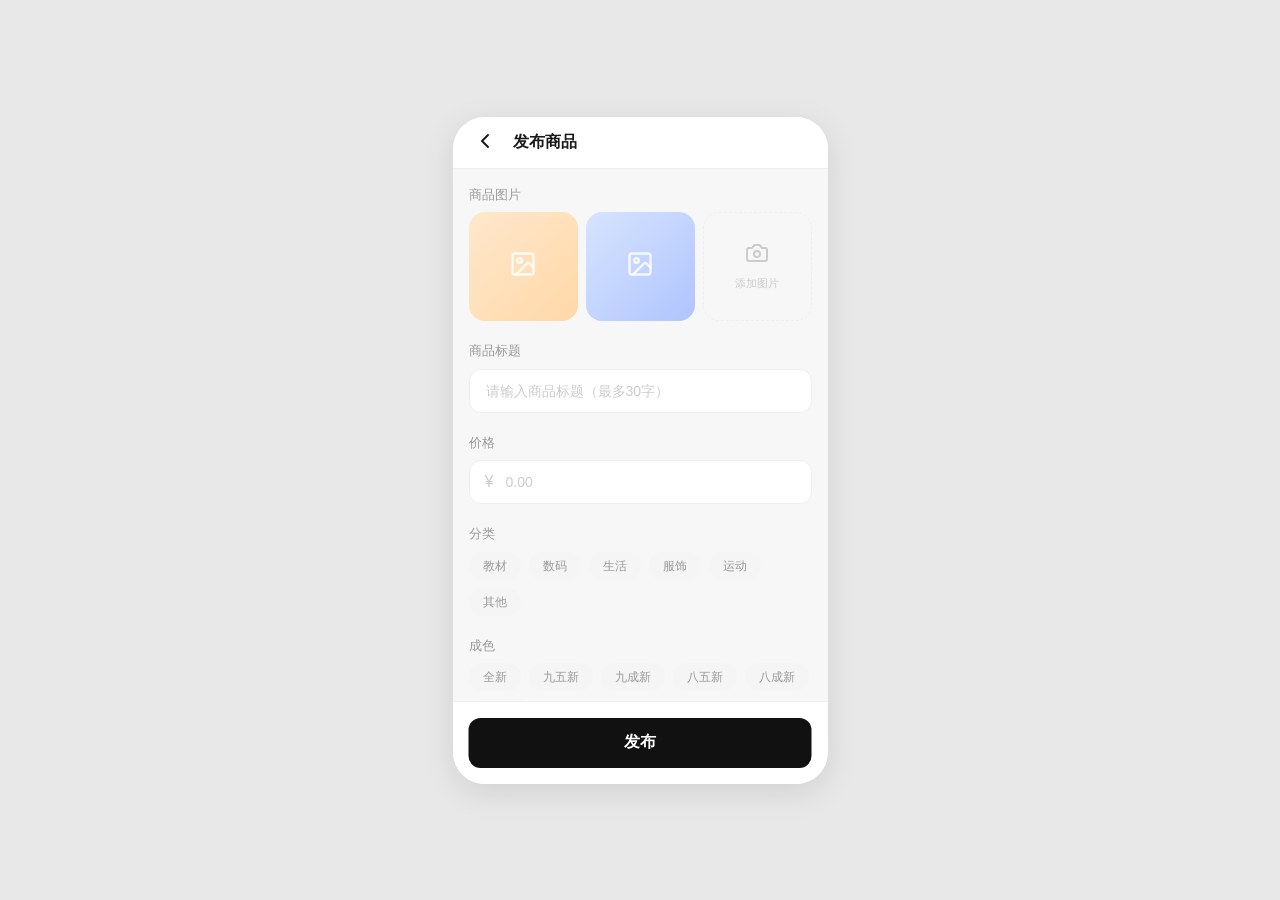
<file: publish.html>
<!DOCTYPE html>
<html lang="zh-CN">
<head>
  <meta charset="UTF-8">
  <meta name="viewport" content="width=device-width, initial-scale=1.0, maximum-scale=1.0, user-scalable=no">
  <title>发布商品 · 校园二手交易平台</title>
  <link rel="stylesheet" href="styles.css">
  <style>
    @media (min-width: 376px) {
      .publish-submit-bar { position: absolute !important; }
    }
  </style>
</head>
<body data-page="publish">
  <div class="phone-frame">
    <!-- 页面头部 -->
    <header class="page-header">
      <button class="back-btn" onclick="history.back()" aria-label="返回">
        <span id="back-icon"></span>
      </button>
      <h1 class="page-title">发布商品</h1>
      <span style="width:32px; flex-shrink:0;"></span>
    </header>

    <!-- 表单内容 -->
    <main class="page-content" style="padding:16px 16px 100px;">

      <!-- 商品图片 -->
      <div class="input-group">
        <label class="input-label">商品图片</label>
        <div style="display:grid; grid-template-columns:repeat(3,1fr); gap:8px;">
          <!-- 已选图片占位 1 -->
          <div style="aspect-ratio:1/1; border-radius:var(--radius-lg); background:linear-gradient(135deg,#FFE8CC,#FFD8A8); display:flex; align-items:center; justify-content:center; color:rgba(255,255,255,0.85);">
            <span id="img-icon-1"></span>
          </div>
          <!-- 已选图片占位 2 -->
          <div style="aspect-ratio:1/1; border-radius:var(--radius-lg); background:linear-gradient(135deg,#D6E4FF,#B0C4FF); display:flex; align-items:center; justify-content:center; color:rgba(255,255,255,0.85);">
            <span id="img-icon-2"></span>
          </div>
          <!-- 上传按钮 -->
          <div id="upload-cell" style="aspect-ratio:1/1; border-radius:var(--radius-lg); border:1px dashed var(--border); display:flex; flex-direction:column; align-items:center; justify-content:center; gap:4px; color:var(--text-tertiary); cursor:pointer;">
            <span id="camera-icon"></span>
            <span style="font-size:11px;">添加图片</span>
          </div>
        </div>
      </div>

      <!-- 商品标题 -->
      <div class="input-group">
        <label class="input-label">商品标题</label>
        <input class="input" id="title-input" type="text" maxlength="30" placeholder="请输入商品标题（最多30字）">
      </div>

      <!-- 价格 -->
      <div class="input-group">
        <label class="input-label">价格</label>
        <div style="position:relative;">
          <span style="position:absolute; left:16px; top:50%; transform:translateY(-50%); font-size:16px; color:var(--text-tertiary); pointer-events:none;">¥</span>
          <input class="input" id="price-input" type="number" inputmode="decimal" placeholder="0.00" style="padding-left:36px;">
        </div>
      </div>

      <!-- 分类 -->
      <div class="input-group">
        <label class="input-label">分类</label>
        <div id="category-tags" style="display:flex; flex-wrap:wrap; gap:8px;">
          <span class="tag" data-value="教材">教材</span>
          <span class="tag" data-value="数码">数码</span>
          <span class="tag" data-value="生活">生活</span>
          <span class="tag" data-value="服饰">服饰</span>
          <span class="tag" data-value="运动">运动</span>
          <span class="tag" data-value="其他">其他</span>
        </div>
      </div>

      <!-- 成色 -->
      <div class="input-group">
        <label class="input-label">成色</label>
        <div id="condition-tags" style="display:flex; flex-wrap:wrap; gap:8px;">
          <span class="tag" data-value="全新">全新</span>
          <span class="tag" data-value="九五新">九五新</span>
          <span class="tag" data-value="九成新">九成新</span>
          <span class="tag" data-value="八五新">八五新</span>
          <span class="tag" data-value="八成新">八成新</span>
          <span class="tag" data-value="七成新">七成新</span>
        </div>
      </div>

      <!-- 商品描述 -->
      <div class="input-group">
        <label class="input-label">商品描述</label>
        <textarea class="input" id="desc-input" rows="4" placeholder="描述一下商品的成色、使用情况、交易方式等..."></textarea>
      </div>

      <!-- 交易地点 -->
      <div class="input-group">
        <label class="input-label">交易地点</label>
        <input class="input" id="location-input" type="text" placeholder="如：东校区·3号宿舍楼">
      </div>

    </main>

    <!-- 底部提交栏 -->
    <div class="publish-submit-bar" style="position:fixed; bottom:0; left:50%; transform:translateX(-50%); width:100%; max-width:375px; background:var(--surface); border-top:1px solid var(--border); padding:16px; z-index:100; box-sizing:border-box;">
      <button id="publish-btn" class="btn btn--primary btn--lg btn--block">发布</button>
    </div>
  </div>

  <script src="mock.js"></script>
  <script src="api.js"></script>
  <script src="icons.js"></script>
  <script>
    (function () {
      // 渲染图标
      document.getElementById('back-icon').innerHTML = icon('chevronLeft', 24);
      document.getElementById('img-icon-1').innerHTML = icon('image', 28);
      document.getElementById('img-icon-2').innerHTML = icon('image', 28);
      document.getElementById('camera-icon').innerHTML = icon('camera', 24);

      // 上传按钮演示提示
      document.getElementById('upload-cell').addEventListener('click', function () {
        showToast('演示版本暂不支持上传');
      });

      // 选中状态
      var selectedCategory = '';
      var selectedCondition = '';

      // tag 单选逻辑
      function bindTagGroup(containerId, setter) {
        var container = document.getElementById(containerId);
        var tags = container.querySelectorAll('.tag');
        for (var i = 0; i < tags.length; i++) {
          (function (tag) {
            tag.addEventListener('click', function () {
              for (var j = 0; j < tags.length; j++) {
                tags[j].classList.remove('tag--active');
              }
              tag.classList.add('tag--active');
              setter(tag.getAttribute('data-value'));
            });
          })(tags[i]);
        }
      }

      bindTagGroup('category-tags', function (v) { selectedCategory = v; });
      bindTagGroup('condition-tags', function (v) { selectedCondition = v; });

      // 发布按钮
      var publishBtn = document.getElementById('publish-btn');
      publishBtn.addEventListener('click', function () {
        var title = document.getElementById('title-input').value.trim();
        var price = document.getElementById('price-input').value.trim();

        if (!title) { showToast('请填写商品标题'); return; }
        if (!price) { showToast('请填写价格'); return; }
        if (!selectedCategory) { showToast('请选择分类'); return; }
        if (!selectedCondition) { showToast('请选择成色'); return; }

        var btn = publishBtn;
        btn.textContent = '发布中...';
        btn.disabled = true;

        publishItem({
          title: title,
          price: Number(price),
          category: selectedCategory,
          condition: selectedCondition,
          description: document.getElementById('desc-input').value.trim(),
          location: document.getElementById('location-input').value.trim()
        }).then(function (res) {
          if (res.code === 0 && res.data && res.data.success) {
            showToast('发布成功！');
            setTimeout(function () {
              window.location.href = 'index.html';
            }, 1000);
          } else {
            showToast('发布失败，请重试');
            btn.textContent = '发布';
            btn.disabled = false;
          }
        });
      });
    })();
  </script>
</body>
</html>
</file>
<file: styles.css>
/* ============================================
   校园二手交易平台 · 共享样式
   Style: minimal-light | Tech: pure-static
   ============================================ */

/* ---------- Reset ---------- */
*, *::before, *::after { margin: 0; padding: 0; box-sizing: border-box; }
html { -webkit-text-size-adjust: 100%; }
body {
  font-family: -apple-system, "PingFang SC", "Microsoft YaHei", "Helvetica Neue", sans-serif;
  background: #E8E8E8;
  color: var(--text);
  font-size: 14px;
  line-height: 1.5;
  -webkit-font-smoothing: antialiased;
}
a { color: inherit; text-decoration: none; }
button { font-family: inherit; cursor: pointer; border: none; background: none; }
input, textarea, select { font-family: inherit; font-size: inherit; border: none; outline: none; }
img { display: block; max-width: 100%; }
ul, ol { list-style: none; }

/* ---------- Design Tokens ---------- */
:root {
  --primary: #111111;
  --primary-hover: #2A2A2A;
  --accent: #FF5252;
  --accent-soft: #FFF0F0;
  --bg: #F7F7F7;
  --surface: #FFFFFF;
  --border: #EFEFEF;
  --text: #1A1A1A;
  --text-sub: #999999;
  --text-tertiary: #CCCCCC;
  --success: #52C41A;
  --warning: #FAAD14;
  --danger: #FF4D4F;

  --radius-sm: 8px;
  --radius-md: 12px;
  --radius-lg: 16px;
  --radius-xl: 24px;
  --radius-full: 999px;

  --shadow-sm: 0 1px 3px rgba(0,0,0,0.04);
  --shadow-md: 0 4px 16px rgba(0,0,0,0.06);
  --shadow-lg: 0 8px 32px rgba(0,0,0,0.10);

  --tab-h: 60px;
  --header-h: 52px;
}

/* ---------- Phone Frame ---------- */
.phone-frame {
  width: 375px;
  height: 667px;
  margin: 0 auto;
  background: var(--bg);
  position: relative;
  display: flex;
  flex-direction: column;
  overflow: hidden;
}
@media (min-width: 376px) {
  body { display: flex; justify-content: center; align-items: center; min-height: 100vh; }
  .phone-frame {
    border-radius: 32px;
    box-shadow: var(--shadow-lg);
  }
}

/* ---------- Page Content ---------- */
.page-content {
  flex: 1;
  overflow-y: auto;
  -webkit-overflow-scrolling: touch;
}
.page-content--tab { padding-bottom: calc(var(--tab-h) + env(safe-area-inset-bottom, 0px)); }

/* ---------- Page Header (非Tab页面) ---------- */
.page-header {
  height: var(--header-h);
  display: flex;
  align-items: center;
  padding: 0 16px;
  background: var(--surface);
  border-bottom: 1px solid var(--border);
  position: sticky;
  top: 0;
  z-index: 100;
  gap: 12px;
}
.page-header .back-btn {
  width: 32px; height: 32px;
  display: flex; align-items: center; justify-content: center;
  color: var(--text);
  flex-shrink: 0;
}
.page-header .page-title {
  font-size: 16px;
  font-weight: 600;
  flex: 1;
}
.page-header .header-action {
  font-size: 14px;
  color: var(--text-sub);
  flex-shrink: 0;
}

/* ---------- Tab Bar ---------- */
.tab-bar {
  position: fixed;
  bottom: 0;
  left: 50%;
  transform: translateX(-50%);
  width: 375px;
  height: var(--tab-h);
  background: var(--surface);
  border-top: 1px solid var(--border);
  display: flex;
  z-index: 200;
  padding-bottom: env(safe-area-inset-bottom, 0px);
}
.tab-item {
  flex: 1;
  display: flex;
  flex-direction: column;
  align-items: center;
  justify-content: center;
  gap: 2px;
  color: var(--text-tertiary);
  position: relative;
  transition: color 0.2s;
}
.tab-icon { width: 24px; height: 24px; }
.tab-label { font-size: 10px; font-weight: 500; }
/* 中间发布凸起按钮 - 闲鱼风格 */
.tab-item--publish {
  position: relative;
}
.tab-item--publish .tab-publish-btn {
  position: absolute;
  top: -20px;
  left: 50%;
  transform: translateX(-50%);
  width: 48px;
  height: 48px;
  border-radius: 50%;
  background: linear-gradient(180deg, #FF6B6B 0%, #FF4757 100%);
  color: #fff;
  display: flex;
  flex-direction: column;
  align-items: center;
  justify-content: center;
  box-shadow: 0 4px 12px rgba(255, 71, 87, 0.4);
  border: 2.5px solid #fff;
  transition: transform 0.15s, box-shadow 0.15s;
  z-index: 10;
}
.tab-item--publish .tab-publish-btn:active {
  transform: translateX(-50%) scale(0.93);
  box-shadow: 0 2px 6px rgba(255, 71, 87, 0.3);
}
.tab-item--publish .tab-publish-btn svg {
  width: 24px;
  height: 24px;
  display: block;
}
.tab-item--publish .tab-label {
  margin-top: 28px;
  color: var(--text-tertiary);
}
.tab-badge {
  position: absolute;
  top: 6px;
  right: 50%;
  margin-right: -22px;
  min-width: 16px; height: 16px;
  background: var(--accent);
  color: #FFF;
  font-size: 10px;
  font-weight: 600;
  border-radius: var(--radius-full);
  display: flex; align-items: center; justify-content: center;
  padding: 0 4px;
}
/* Desktop: tab-bar absolute within phone-frame */
@media (min-width: 376px) {
  .tab-bar { position: absolute; }
}

/* Active states */
body[data-page="home"] .tab-item[data-nav="home"],
body[data-page="campus"] .tab-item[data-nav="campus"],
body[data-page="publish"] .tab-item[data-nav="publish"],
body[data-page="messages"] .tab-item[data-nav="messages"],
body[data-page="profile"] .tab-item[data-nav="profile"] {
  color: var(--primary);
}

/* ---------- Buttons ---------- */
.btn {
  height: 44px;
  padding: 0 24px;
  border-radius: var(--radius-md);
  font-size: 15px;
  font-weight: 600;
  display: inline-flex;
  align-items: center;
  justify-content: center;
  gap: 8px;
  transition: all 0.15s ease;
  white-space: nowrap;
}
.btn:active { transform: scale(0.97); }
.btn--primary { background: var(--primary); color: #FFF; }
.btn--primary:hover { background: var(--primary-hover); }
.btn--secondary { background: var(--surface); color: var(--text); border: 1px solid var(--border); }
.btn--accent { background: var(--accent); color: #FFF; }
.btn--ghost { color: var(--text-sub); }
.btn--block { width: 100%; }
.btn--sm { height: 32px; padding: 0 14px; font-size: 13px; }
.btn--lg { height: 50px; font-size: 16px; }
.btn:disabled { opacity: 0.4; }

/* ---------- Inputs ---------- */
.input-group { margin-bottom: 20px; }
.input-label {
  font-size: 13px;
  color: var(--text-sub);
  margin-bottom: 8px;
  display: block;
  font-weight: 500;
}
.input {
  width: 100%;
  height: 44px;
  background: var(--surface);
  border: 1px solid var(--border);
  border-radius: var(--radius-md);
  padding: 0 16px;
  font-size: 14px;
  color: var(--text);
  transition: border-color 0.2s;
}
.input::placeholder { color: var(--text-tertiary); }
.input:focus { border-color: var(--primary); }
textarea.input {
  height: auto;
  min-height: 80px;
  padding: 12px 16px;
  resize: none;
  line-height: 1.6;
}

/* ---------- Cards ---------- */
.card {
  background: var(--surface);
  border: 1px solid var(--border);
  border-radius: var(--radius-lg);
  overflow: hidden;
  transition: opacity 0.15s, transform 0.15s;
}
.card:active { opacity: 0.85; }

/* Item Card (列表项) */
.item-card {
  background: var(--surface);
  border-radius: var(--radius-lg);
  overflow: hidden;
  transition: transform 0.15s, box-shadow 0.15s;
}
.item-card:active { transform: scale(0.98); }
.item-card__img {
  width: 100%;
  aspect-ratio: 1 / 1;
  display: flex;
  align-items: center;
  justify-content: center;
  position: relative;
}
.item-card__img svg { width: 36px; height: 36px; opacity: 0.5; color: #FFF; }
.item-card__badge {
  position: absolute;
  top: 8px; left: 8px;
  background: rgba(0,0,0,0.5);
  color: #FFF;
  font-size: 10px;
  padding: 2px 8px;
  border-radius: var(--radius-full);
}
.item-card__body { padding: 10px 12px; }
.item-card__title {
  font-size: 13px;
  color: var(--text);
  line-height: 1.4;
  display: -webkit-box;
  -webkit-line-clamp: 2;
  -webkit-box-orient: vertical;
  overflow: hidden;
  margin-bottom: 6px;
}
.item-card__price {
  font-size: 16px;
  font-weight: 700;
  color: var(--accent);
}
.item-card__price-unit { font-size: 12px; }
.item-card__meta {
  display: flex;
  align-items: center;
  justify-content: space-between;
  margin-top: 4px;
}
.item-card__location {
  font-size: 11px;
  color: var(--text-tertiary);
}

/* ---------- Tags ---------- */
.tag {
  display: inline-flex;
  align-items: center;
  height: 28px;
  padding: 0 14px;
  border-radius: var(--radius-full);
  font-size: 12px;
  font-weight: 500;
  background: #F5F5F5;
  color: var(--text-sub);
  white-space: nowrap;
  transition: all 0.15s;
}
.tag--active { background: var(--primary); color: #FFF; }
.tag--accent { background: var(--accent-soft); color: var(--accent); }
.tag--success { background: #F0FFF0; color: var(--success); }

/* ---------- Avatar ---------- */
.avatar {
  border-radius: var(--radius-full);
  display: flex;
  align-items: center;
  justify-content: center;
  color: #FFF;
  font-weight: 600;
  flex-shrink: 0;
}
.avatar--sm { width: 32px; height: 32px; font-size: 12px; }
.avatar--md { width: 40px; height: 40px; font-size: 14px; }
.avatar--lg { width: 56px; height: 56px; font-size: 20px; }
.avatar--xl { width: 72px; height: 72px; font-size: 26px; }

/* ---------- Section ---------- */
.section { padding: 0 16px; }
.section-title {
  font-size: 16px;
  font-weight: 700;
  margin-bottom: 12px;
  display: flex;
  align-items: center;
  justify-content: space-between;
}
.section-title .more { font-size: 12px; color: var(--text-sub); font-weight: 400; }

/* ---------- List ---------- */
.list-row {
  display: flex;
  align-items: center;
  padding: 14px 16px;
  background: var(--surface);
  border-bottom: 1px solid var(--border);
  gap: 12px;
  transition: background 0.15s;
}
.list-row:active { background: #FAFAFA; }
.list-row:last-child { border-bottom: none; }
.list-row__content { flex: 1; min-width: 0; }
.list-row__title { font-size: 14px; color: var(--text); font-weight: 500; }
.list-row__sub { font-size: 12px; color: var(--text-sub); margin-top: 2px; }
.list-row__arrow { color: var(--text-tertiary); flex-shrink: 0; }

/* ---------- Empty State ---------- */
.empty-state {
  display: flex;
  flex-direction: column;
  align-items: center;
  justify-content: center;
  padding: 80px 32px;
  color: var(--text-tertiary);
}
.empty-state svg { width: 48px; height: 48px; margin-bottom: 16px; opacity: 0.4; }
.empty-state p { font-size: 13px; }

/* ---------- Loading Skeleton ---------- */
.skeleton {
  background: linear-gradient(90deg, #F0F0F0 25%, #F8F8F8 50%, #F0F0F0 75%);
  background-size: 200% 100%;
  animation: shimmer 1.5s infinite;
  border-radius: var(--radius-sm);
}
@keyframes shimmer {
  0% { background-position: 200% 0; }
  100% { background-position: -200% 0; }
}

/* ---------- Modal / Bottom Sheet ---------- */
.modal-overlay {
  position: fixed;
  inset: 0;
  background: rgba(0,0,0,0.4);
  z-index: 300;
  display: flex;
  align-items: flex-end;
  justify-content: center;
  opacity: 0;
  pointer-events: none;
  transition: opacity 0.25s;
}
.modal-overlay.active { opacity: 1; pointer-events: auto; }
.modal-sheet {
  width: 375px;
  background: var(--surface);
  border-radius: var(--radius-xl) var(--radius-xl) 0 0;
  padding: 24px 20px calc(24px + env(safe-area-inset-bottom, 0px));
  transform: translateY(100%);
  transition: transform 0.3s cubic-bezier(0.32, 0.72, 0, 1);
}
.modal-overlay.active .modal-sheet { transform: translateY(0); }
.modal-handle {
  width: 36px; height: 4px;
  background: var(--border);
  border-radius: var(--radius-full);
  margin: 0 auto 20px;
}

/* ---------- Toast ---------- */
.toast {
  position: fixed;
  top: 50%;
  left: 50%;
  transform: translate(-50%, -50%) scale(0.9);
  background: rgba(0,0,0,0.8);
  color: #FFF;
  padding: 12px 24px;
  border-radius: var(--radius-md);
  font-size: 14px;
  z-index: 500;
  opacity: 0;
  pointer-events: none;
  transition: all 0.25s;
  white-space: nowrap;
}
.toast.active { opacity: 1; transform: translate(-50%, -50%) scale(1); }

/* ---------- Animations ---------- */
@keyframes fadeInUp {
  from { opacity: 0; transform: translateY(12px); }
  to { opacity: 1; transform: translateY(0); }
}
.fade-in { animation: fadeInUp 0.4s ease both; }

/* ---------- Image Loading Blur-up ---------- */
.img-blur {
  filter: blur(20px);
  transition: filter 0.4s ease;
}
.img-blur.loaded {
  filter: blur(0);
}

/* ---------- Page Transition ---------- */
.page-enter {
  animation: pageSlideIn 0.35s ease both;
}
@keyframes pageSlideIn {
  from { opacity: 0; transform: translateX(20px); }
  to { opacity: 1; transform: translateX(0); }
}

/* ---------- Image Hover Zoom ---------- */
.item-card__img {
  overflow: hidden;
}
.item-card__img img {
  transition: transform 0.35s ease;
}
.item-card__img:active img {
  transform: scale(1.05);
}

/* ---------- Utilities ---------- */
.flex { display: flex; }
.flex-col { flex-direction: column; }
.items-center { align-items: center; }
.justify-between { justify-content: space-between; }
.justify-center { justify-content: center; }
.flex-1 { flex: 1; }
.gap-4 { gap: 4px; }
.gap-8 { gap: 8px; }
.gap-12 { gap: 12px; }
.gap-16 { gap: 16px; }
.mt-8 { margin-top: 8px; }
.mt-12 { margin-top: 12px; }
.mt-16 { margin-top: 16px; }
.mt-20 { margin-top: 20px; }
.mt-24 { margin-top: 24px; }
.mb-8 { margin-bottom: 8px; }
.mb-12 { margin-bottom: 12px; }
.mb-16 { margin-bottom: 16px; }
.mb-20 { margin-bottom: 20px; }
.mb-24 { margin-bottom: 24px; }
.px-16 { padding-left: 16px; padding-right: 16px; }
.py-16 { padding-top: 16px; padding-bottom: 16px; }
.p-16 { padding: 16px; }
.p-20 { padding: 20px; }
.text-center { text-align: center; }
.text-sub { color: var(--text-sub); }
.text-tertiary { color: var(--text-tertiary); }
.text-accent { color: var(--accent); }
.text-12 { font-size: 12px; }
.text-13 { font-size: 13px; }
.text-14 { font-size: 14px; }
.text-16 { font-size: 16px; }
.text-18 { font-size: 18px; }
.text-20 { font-size: 20px; }
.text-24 { font-size: 24px; }
.font-bold { font-weight: 700; }
.font-semi { font-weight: 600; }
.truncate { overflow: hidden; text-overflow: ellipsis; white-space: nowrap; }
.w-full { width: 100%; }
.hidden { display: none; }

/* ---------- Category Gradient Backgrounds ---------- */
.grad-textbook { background: linear-gradient(135deg, #FFE8CC, #FFD8A8); }
.grad-digital  { background: linear-gradient(135deg, #D6E4FF, #B0C4FF); }
.grad-living   { background: linear-gradient(135deg, #D9F2E6, #B8E6D0); }
.grad-clothing { background: linear-gradient(135deg, #FFE0E6, #FFC1CC); }
.grad-sports   { background: linear-gradient(135deg, #E8DAFF, #D0B8FF); }
.grad-other    { background: linear-gradient(135deg, #E8E8E8, #D0D0D0); }

/* ---------- Search Bar ---------- */
.search-bar {
  display: flex;
  align-items: center;
  gap: 8px;
  height: 38px;
  background: #F0F0F0;
  border-radius: var(--radius-full);
  padding: 0 14px;
}
.search-bar svg { width: 18px; height: 18px; color: var(--text-tertiary); flex-shrink: 0; }
.search-bar input {
  flex: 1;
  background: none;
  font-size: 13px;
  color: var(--text);
}
.search-bar input::placeholder { color: var(--text-tertiary); }

/* ---------- Scrollbar Hidden ---------- */
.scroll-x {
  display: flex;
  gap: 8px;
  overflow-x: auto;
  -webkit-overflow-scrolling: touch;
  scrollbar-width: none;
  padding: 0 16px;
}
.scroll-x::-webkit-scrollbar { display: none; }

/* ---------- Divider ---------- */
.divider { height: 1px; background: var(--border); margin: 0 16px; }
.divider--full { margin: 0; }

/* ---------- Price Text ---------- */
.price { color: var(--accent); font-weight: 700; }
.price-symbol { font-size: 12px; }
.price-amount { font-size: 20px; }
.price-original {
  font-size: 12px;
  color: var(--text-tertiary);
  text-decoration: line-through;
  margin-left: 6px;
}
</file>
